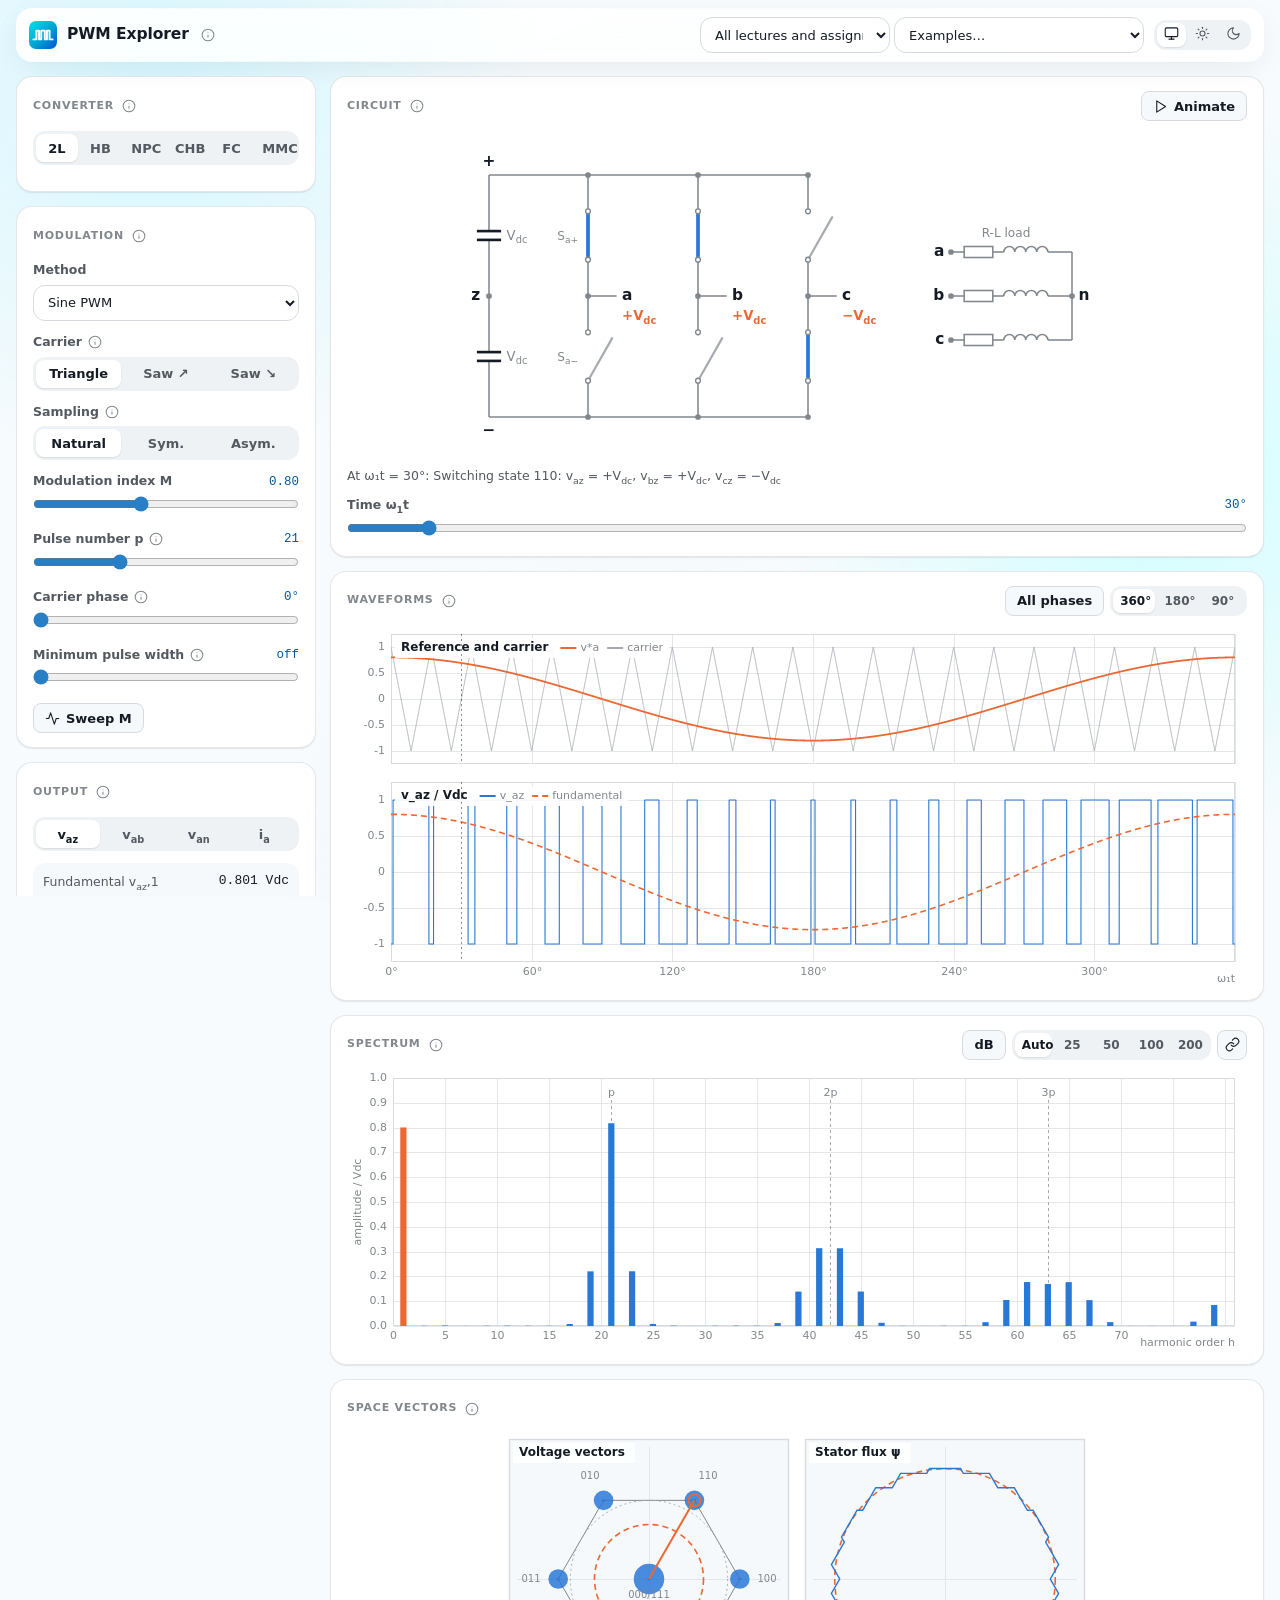
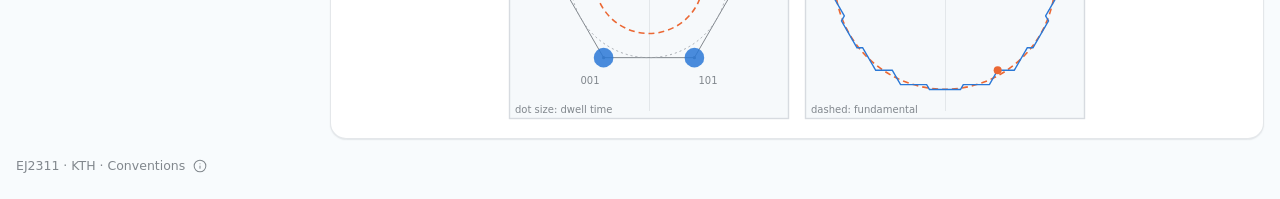
<file: index.html>
<!doctype html>
<html lang="en">
<head>
<script>
(function () {
  var t = null; try { t = localStorage.getItem('atlas-theme'); } catch (e) {}
  if (t === 'light' || t === 'dark') document.documentElement.setAttribute('data-theme', t);
})();
</script>
<meta charset="utf-8">
<meta name="viewport" content="width=device-width, initial-scale=1">
<title>PWM Explorer</title>
<meta name="description" content="Interactive PWM explorer for EJ2311 (KTH): two-level, H-bridge, NPC, cascaded H-bridge and flying capacitor converters with carrier PWM, SVM, DPWM, six-step and harmonic elimination.">
<link rel="icon" href="[data-uri]">
<style>
/* PWM Explorer, Atlas style. Every colour comes from a token so the three themes work. */
:root {
  --atlas-cyan: #04deef; --atlas-teal: #02a2d0; --atlas-blue: #0051d4; --atlas-deep: #001a3a;
  --accent-h: 248; --accent-c: .135; --aura-h: 248; --aura-k: 1;
  --glass-blur-2: 18px; --glass-blur-3: 28px; --glass-saturation: 1.8;
  --ease: cubic-bezier(.22,.61,.36,1); --ease-out: cubic-bezier(.16,1,.3,1); --spring: cubic-bezier(.34,1.56,.64,1);
  --r-1: 8px; --r-2: 12px; --r-3: 16px; --r-4: 22px; --r-pill: 999px;
  --font-sans: -apple-system, BlinkMacSystemFont, "Inter", "Segoe UI", system-ui, sans-serif;
  --font-mono: ui-monospace, "SF Mono", Menlo, Consolas, monospace;

  color-scheme: light;
  --bg: oklch(98.6% .004 240);
  --surface: oklch(100% 0 0); --surface-2: oklch(98% .004 240); --surface-3: oklch(96% .006 240);
  --glass-2: oklch(100% 0 0 / .68); --glass-3: oklch(100% 0 0 / .82);
  --glass-edge-top: oklch(100% 0 0 / .90); --glass-edge-bottom: oklch(100% 0 0 / .25);
  --glass-inner-light: oklch(100% 0 0 / .60); --glass-body-shadow: oklch(25% .03 255 / .10);
  --border: oklch(92% .006 250 / .9); --border-2: oklch(89% .008 250); --border-strong: oklch(84% .01 250);
  --text: oklch(22% .02 255); --text-2: oklch(46% .014 255); --text-3: oklch(62% .012 255); --text-faint: oklch(74% .01 255);
  --accent: oklch(58% var(--accent-c) var(--accent-h)); --accent-soft: oklch(95% .04 var(--accent-h));
  --accent-text: oklch(45% var(--accent-c) var(--accent-h)); --ring: oklch(58% var(--accent-c) var(--accent-h) / .35);
  --warn-soft: oklch(95% .06 75); --warn-ink: oklch(48% .12 70);
  --series-1: #2a78d6; --series-2: #eb6834; --series-3: #1baf7a; --series-4: #eda100;
  --series-5: #e87ba4; --series-6: #008300; --series-7: #4a3aa7; --series-8: #e34948;
  --sh-1: 0 1px 2px oklch(25% .03 255 / .06), 0 1px 1px oklch(25% .03 255 / .04);
  --sh-2: 0 4px 16px oklch(25% .03 255 / .08), 0 1px 3px oklch(25% .03 255 / .05);
  --aura-opacity: .62;
  --aura-1: oklch(95% calc(.09 * var(--aura-k)) var(--aura-h));
  --aura-2: oklch(96% calc(.075 * var(--aura-k)) calc(var(--aura-h) - 32));
  --aura-3: oklch(96% calc(.08 * var(--aura-k)) calc(var(--aura-h) + 30));
}
@media (prefers-color-scheme: dark) {
  :root:not([data-theme="light"]) {
    color-scheme: dark;
    --bg: oklch(15% .012 260);
    --surface: oklch(20% .016 260); --surface-2: oklch(23% .016 260); --surface-3: oklch(26% .018 260);
    --glass-2: oklch(23% .016 260 / .62); --glass-3: oklch(22% .016 260 / .78);
    --glass-edge-top: oklch(100% .02 255 / .28); --glass-edge-bottom: oklch(100% .02 255 / .06);
    --glass-inner-light: oklch(100% .02 255 / .12); --glass-body-shadow: oklch(0% 0 0 / .50);
    --border: oklch(100% 0 0 / .08); --border-2: oklch(100% 0 0 / .12); --border-strong: oklch(100% 0 0 / .18);
    --text: oklch(95% .008 250); --text-2: oklch(74% .012 255); --text-3: oklch(60% .012 255); --text-faint: oklch(48% .012 255);
    --accent: oklch(72% calc(var(--accent-c) * 1.05) var(--accent-h)); --accent-soft: oklch(30% .05 var(--accent-h) / .5);
    --accent-text: oklch(80% var(--accent-c) var(--accent-h)); --ring: oklch(72% var(--accent-c) var(--accent-h) / .4);
    --warn-soft: oklch(34% .06 75 / .5); --warn-ink: oklch(86% .11 75);
    --series-1: #6fa8f0; --series-2: #ff9163; --series-3: #4fd3a0; --series-4: #f5c451;
    --series-5: #f5a3c1; --series-6: #5cc45c; --series-7: #9b8ce8; --series-8: #ff7f7e;
    --sh-1: 0 1px 2px oklch(0% 0 0 / .30); --sh-2: 0 4px 16px oklch(0% 0 0 / .40), 0 1px 3px oklch(0% 0 0 / .30);
    --aura-opacity: .5;
    --aura-1: oklch(38% calc(.11 * var(--aura-k)) var(--aura-h));
    --aura-2: oklch(34% calc(.09 * var(--aura-k)) calc(var(--aura-h) - 32));
    --aura-3: oklch(36% calc(.10 * var(--aura-k)) calc(var(--aura-h) + 30));
  }
}
:root[data-theme="dark"] {
  color-scheme: dark;
  --bg: oklch(15% .012 260);
  --surface: oklch(20% .016 260); --surface-2: oklch(23% .016 260); --surface-3: oklch(26% .018 260);
  --glass-2: oklch(23% .016 260 / .62); --glass-3: oklch(22% .016 260 / .78);
  --glass-edge-top: oklch(100% .02 255 / .28); --glass-edge-bottom: oklch(100% .02 255 / .06);
  --glass-inner-light: oklch(100% .02 255 / .12); --glass-body-shadow: oklch(0% 0 0 / .50);
  --border: oklch(100% 0 0 / .08); --border-2: oklch(100% 0 0 / .12); --border-strong: oklch(100% 0 0 / .18);
  --text: oklch(95% .008 250); --text-2: oklch(74% .012 255); --text-3: oklch(60% .012 255); --text-faint: oklch(48% .012 255);
  --accent: oklch(72% calc(var(--accent-c) * 1.05) var(--accent-h)); --accent-soft: oklch(30% .05 var(--accent-h) / .5);
  --accent-text: oklch(80% var(--accent-c) var(--accent-h)); --ring: oklch(72% var(--accent-c) var(--accent-h) / .4);
  --warn-soft: oklch(34% .06 75 / .5); --warn-ink: oklch(86% .11 75);
  --series-1: #6fa8f0; --series-2: #ff9163; --series-3: #4fd3a0; --series-4: #f5c451;
  --series-5: #f5a3c1; --series-6: #5cc45c; --series-7: #9b8ce8; --series-8: #ff7f7e;
  --sh-1: 0 1px 2px oklch(0% 0 0 / .30); --sh-2: 0 4px 16px oklch(0% 0 0 / .40), 0 1px 3px oklch(0% 0 0 / .30);
  --aura-opacity: .5;
  --aura-1: oklch(38% calc(.11 * var(--aura-k)) var(--aura-h));
  --aura-2: oklch(34% calc(.09 * var(--aura-k)) calc(var(--aura-h) - 32));
  --aura-3: oklch(36% calc(.10 * var(--aura-k)) calc(var(--aura-h) + 30));
}

/* ---------- base ---------- */
* { box-sizing: border-box; }
html { -webkit-text-size-adjust: 100%; }
body { margin: 0; background: var(--bg); color: var(--text); font: 14px/1.5 var(--font-sans); min-height: 100vh; }
[hidden] { display: none !important; }
:focus-visible { outline: 2px solid var(--ring); outline-offset: 2px; }
a { color: var(--accent-text); }
svg.i { width: 15px; height: 15px; flex: none; fill: none; stroke: currentColor; stroke-width: 1.75; stroke-linecap: round; stroke-linejoin: round; }
sub { font-size: 75%; line-height: 0; }

/* aura */
.aura { position: fixed; inset: 0; z-index: -1; pointer-events: none; opacity: var(--aura-opacity); overflow: hidden; }
.aura b { position: absolute; width: 60vmax; height: 60vmax; border-radius: 50%; filter: blur(10px); }
.aura b:nth-child(1) { left: -18vmax; top: -22vmax; background: radial-gradient(closest-side, var(--aura-1), transparent); animation: drift1 26s var(--ease) infinite alternate; }
.aura b:nth-child(2) { right: -20vmax; top: 10vh; background: radial-gradient(closest-side, var(--aura-2), transparent); animation: drift2 33s var(--ease) infinite alternate; }
.aura b:nth-child(3) { left: 20vw; bottom: -30vmax; background: radial-gradient(closest-side, var(--aura-3), transparent); animation: drift3 29s var(--ease) infinite alternate; }
@keyframes drift1 { to { transform: translate3d(8vw, 6vh, 0) scale(1.12); } }
@keyframes drift2 { to { transform: translate3d(-10vw, 8vh, 0) scale(.92); } }
@keyframes drift3 { to { transform: translate3d(6vw, -8vh, 0) scale(1.08); } }

/* glass: top bar and tooltip only */
.glass {
  background-image: linear-gradient(var(--glass-2), var(--glass-2)),
    linear-gradient(160deg, var(--glass-edge-top), var(--glass-edge-bottom) 55%, var(--glass-edge-top));
  background-origin: border-box; background-clip: padding-box, border-box; border: 1px solid transparent;
  backdrop-filter: blur(var(--glass-blur-2)) saturate(var(--glass-saturation));
  -webkit-backdrop-filter: blur(var(--glass-blur-2)) saturate(var(--glass-saturation));
  box-shadow: inset 0 1px 0 0 var(--glass-inner-light), 0 8px 32px -8px var(--glass-body-shadow);
}

/* ---------- top bar ---------- */
.topbar {
  position: sticky; top: 8px; z-index: 20; margin: 8px 16px 0; min-height: 52px; padding: 8px 12px;
  border-radius: var(--r-3); display: flex; align-items: center; gap: 10px; flex-wrap: wrap;
}
.topbar .logo { width: 28px; height: 28px; flex: none; display: block; }
.topbar h1 { margin: 0; font-size: 15.5px; font-weight: 620; letter-spacing: -.005em; white-space: nowrap; }
.topbar .spacer { flex: 1; }
.topbar .ex { display: flex; align-items: center; gap: 4px; min-width: 0; }
.topbar .ex select { width: 250px; max-width: 100%; }
.topbar .ex select.src { width: 190px; }
@media (max-width: 640px) {
  .topbar .ex { order: 3; flex-basis: 100%; }
  .topbar .ex select { flex: 1; width: auto; min-width: 0; }
  .topbar .ex select.src { flex: 0 1 42%; }
}

/* ---------- layout ---------- */
.layout { display: grid; grid-template-columns: 300px minmax(0, 1fr); gap: 14px; max-width: 1280px; margin: 0 auto; padding: 14px 16px; align-items: start; }
.layout > * { min-width: 0; }
.side { position: sticky; top: 72px; max-height: calc(100vh - 80px); overflow-y: auto; display: grid; gap: 14px; padding-bottom: 2px; scrollbar-width: thin; }
.main { display: grid; gap: 14px; }
.main > *, .side > * { min-width: 0; }
@media (max-width: 880px) {
  .layout { grid-template-columns: minmax(0, 1fr); }
  .side { position: static; max-height: none; overflow: visible; }
}
.foot { max-width: 1280px; margin: 0 auto; padding: 4px 16px 24px; color: var(--text-3); font-size: 12.5px; display: flex; align-items: center; gap: 6px; flex-wrap: wrap; }

/* ---------- cards ---------- */
.card { padding: 14px 16px; border-radius: var(--r-3); background: var(--surface); border: 1px solid var(--border); box-shadow: var(--sh-1); }
.card-h { display: flex; align-items: center; gap: 6px; margin: 0 0 10px; min-height: 30px; }
.card-h h2 { margin: 0; font-size: 11px; font-weight: 640; letter-spacing: .07em; text-transform: uppercase; color: var(--text-3); }
.card-h .tools { margin-left: auto; display: flex; align-items: center; gap: 6px; flex-wrap: wrap; justify-content: flex-end; }

/* rows */
.ctl { margin-bottom: 12px; }
.ctl:last-child { margin-bottom: 0; }
.lbl { display: flex; align-items: center; gap: 4px; margin-bottom: 5px; font-size: 12.5px; font-weight: 560; color: var(--text-2); }
.lbl output { margin-left: auto; font: 12.5px var(--font-mono); color: var(--accent-text); font-variant-numeric: tabular-nums; white-space: nowrap; }
input[type="range"] { width: 100%; margin: 0; accent-color: var(--accent); }

select {
  height: 36px; width: 100%; padding: 0 10px; font: 13px var(--font-sans); color: var(--text);
  background: var(--surface); border: 1px solid var(--border-2); border-radius: var(--r-2);
}
select:focus { outline: none; border-color: var(--accent); box-shadow: 0 0 0 3px var(--ring); }

/* segmented control */
.seg { display: flex; gap: 2px; padding: 3px; border-radius: var(--r-2); background: var(--surface-3); }
.seg > button {
  flex: 1; min-width: 0; height: 28px; padding: 0 8px; border: 0; border-radius: var(--r-1); background: transparent;
  color: var(--text-2); font: 560 13px var(--font-sans); cursor: pointer; white-space: nowrap;
  transition: background .15s var(--ease), color .15s var(--ease);
}
.seg > button span { pointer-events: none; }
.seg > button:hover { color: var(--text); }
.seg > button.on { background: var(--surface); color: var(--text); box-shadow: var(--sh-1); }
.seg.sm > button { height: 24px; font-size: 12px; padding: 0 7px; }

/* buttons */
.btn {
  display: inline-flex; align-items: center; justify-content: center; gap: 6px; height: 30px; padding: 0 11px;
  border-radius: var(--r-1); border: 1px solid var(--border-2); background: var(--surface-2); color: var(--text);
  font: 560 13px var(--font-sans); cursor: pointer; white-space: nowrap; transition: transform .12s var(--spring), background .15s var(--ease);
}
.btn:hover { border-color: var(--border-strong); }
.btn:active { transform: scale(.975); }
.btn[aria-pressed="true"] { background: var(--accent-soft); color: var(--accent-text); border-color: transparent; }
.btn.icon { width: 30px; padding: 0; }

/* (i) button and tooltip */
.tip {
  display: inline-grid; place-items: center; width: 18px; height: 18px; padding: 0; border: 0; border-radius: 50%;
  background: transparent; color: var(--text-3); cursor: help; flex: none;
}
.tip svg.i { width: 14px; height: 14px; }
.tip:hover, .tip[aria-expanded="true"] { background: var(--accent-soft); color: var(--accent-text); }
#tipBubble {
  position: fixed; z-index: 50; max-width: min(440px, 100vw - 24px); padding: 10px 12px; border-radius: var(--r-2);
  font-size: 12.5px; line-height: 1.55; color: var(--text); box-shadow: var(--sh-2), inset 0 1px 0 0 var(--glass-inner-light);
  background-image: linear-gradient(var(--glass-3), var(--glass-3)),
    linear-gradient(160deg, var(--glass-edge-top), var(--glass-edge-bottom) 55%, var(--glass-edge-top));
}
#tipBubble b { font-weight: 640; }
#tipBubble p { margin: 0 0 .5em; }
#tipBubble p:last-child { margin: 0; }

/* warning badge */
.warn { display: inline-flex; align-items: center; gap: 6px; margin-top: 10px; padding: 4px 10px; border-radius: var(--r-pill);
  background: var(--warn-soft); color: var(--warn-ink); font-size: 12.5px; font-weight: 560; }
.warn:empty { display: none; }

/* measurement list */
.readout { margin: 10px 0 0; padding: 4px 10px; border-radius: var(--r-2); background: var(--surface-2); }
.readout > div { display: flex; flex-wrap: wrap; justify-content: space-between; gap: 2px 10px; padding: 6px 0; border-top: 1px solid var(--border); }
.readout > div:first-child { border-top: 0; }
.readout dt { font-size: 12.5px; color: var(--text-2); }
.readout dd { margin: 0 0 0 auto; font: 13px var(--font-mono); font-variant-numeric: tabular-nums; text-align: right; }

/* plots */
canvas.plot { display: block; width: 100%; touch-action: pan-y; }
#timeCanvas { height: 360px; cursor: col-resize; }
#specCanvas { height: 280px; cursor: crosshair; }
#svCanvas { height: 290px; }
@media (max-width: 520px) { #svCanvas { height: 200px; } #timeCanvas { height: 320px; } }

/* circuit */
.circuit { overflow-x: auto; }
.circuit svg { display: block; width: 100%; height: auto; max-height: 330px; margin: 0 auto; }
@media (max-width: 600px) { .circuit svg { min-width: 540px; max-height: none; } }
.status { margin: 6px 0 10px; font-size: 12.5px; color: var(--text-2); }
.sch-w { stroke: var(--text-3); stroke-width: 1.4; fill: none; }
.sch-p { stroke: var(--text); stroke-width: 2.4; }
.sch-on { stroke: var(--series-1); stroke-width: 3.4; stroke-linecap: round; }
.sch-off { stroke: var(--text-faint); stroke-width: 2; stroke-linecap: round; }
.sch-c { fill: var(--surface); stroke: var(--text-3); stroke-width: 1.2; }
.sch-dot, .sch-d { fill: var(--text-3); }
.sch-r { fill: var(--surface); stroke: var(--text-3); stroke-width: 1.4; }
.sch-t { fill: var(--text-3); font: 12px var(--font-sans); }
.sch-s { fill: var(--text-3); font: 11px var(--font-sans); }
.sch-l { fill: var(--text); font: 600 14px var(--font-sans); }
.sch-v { fill: var(--series-2); font: 600 12px var(--font-sans); }
.sch-sub { font-size: 75%; }

@media (prefers-reduced-motion: reduce) { .aura b { animation: none; } * { transition: none !important; } }
@media (prefers-reduced-transparency: reduce) {
  .aura { display: none; }
  .glass, #tipBubble { background: var(--surface); background-image: none; border: 1px solid var(--border); backdrop-filter: none; -webkit-backdrop-filter: none; }
}
.circuit svg.tall { max-height: 460px; }
.sch-sm { fill: var(--surface); stroke: var(--text-3); stroke-width: 1.2; }
.sch-sm.on { fill: var(--series-1); stroke: var(--series-1); }
</style>
</head>
<body>
<div class="aura" aria-hidden="true"><b></b><b></b><b></b></div>

<header class="topbar glass">
  <img class="logo" src="[data-uri]" alt="">
  <h1>PWM Explorer</h1>
  <button class="tip" aria-label="About this page" data-tip="<p><b>PWM Explorer</b> for EJ2311 <i>Modulation of Power Electronic Converters</i>, KTH.</p><p>Pick an example, or choose a converter and a modulation method yourself. The circuit, the waveforms, the harmonic spectrum and the space vectors update together.</p><p>One fundamental period is computed at 16 384 points, so the FFT bins are exactly the harmonic orders. Every setting is kept in the address, so a copied link reopens the same case.</p>"></button>
  <span class="spacer"></span>
  <div class="ex">
    <label for="exSrc" hidden>Lecture or assignment</label>
    <select id="exSrc" class="src"><option value="">All lectures and assignments</option></select>
    <label for="example" hidden>Example</label>
    <select id="example"><option value="">Examples…</option></select>
    <button class="tip" id="exTip" aria-label="About this example" hidden></button>
  </div>
  <div class="seg sm" id="themeSeg" aria-label="Theme"></div>
</header>

<div class="layout">
  <aside class="side">
    <section class="card" aria-labelledby="h-conv">
      <div class="card-h"><h2 id="h-conv">Converter</h2><button class="tip" id="topoTip" aria-label="About this converter"></button></div>
      <div class="ctl">
        <select id="topo" hidden>
          <option value="2l" data-short="2L" title="Three-phase, two-level">Three-phase, two-level</option>
          <option value="hb" data-short="HB" title="Single-phase H-bridge">Single-phase H-bridge</option>
          <option value="npc" data-short="NPC" title="Three-phase, three-level NPC">Three-level NPC</option>
          <option value="chb" data-short="CHB" title="Three-phase cascaded H-bridge">Cascaded H-bridge</option>
          <option value="fc" data-short="FC" title="Three-phase flying capacitor">Flying capacitor</option>
          <option value="mmc" data-short="MMC" title="Three-phase modular multilevel converter">Modular multilevel converter</option>
        </select>
        <div class="seg" data-select="topo" aria-label="Topology"></div>
      </div>
      <div class="ctl" data-topo="chb">
        <div class="lbl">Cells per phase</div>
        <select id="cells" hidden>
          <option value="1" data-short="1 · 3 lvl">1 cell, 3 levels</option>
          <option value="2" data-short="2 · 5 lvl" selected>2 cells, 5 levels</option>
          <option value="3" data-short="3 · 7 lvl">3 cells, 7 levels</option>
        </select>
        <div class="seg" data-select="cells"></div>
      </div>
      <div class="ctl" data-topo="fc">
        <div class="lbl">Switch pairs per leg</div>
        <select id="fcn" hidden>
          <option value="2" data-short="2 · 3 lvl" selected>2 pairs, 1 flying capacitor, 3 levels</option>
          <option value="3" data-short="3 · 4 lvl">3 pairs, 2 flying capacitors, 4 levels</option>
        </select>
        <div class="seg" data-select="fcn"></div>
      </div>
      <div class="ctl" data-topo="mmc">
        <div class="lbl">Submodules per arm</div>
        <select id="smn" hidden>
          <option value="2">2</option><option value="4" selected>4</option><option value="6">6</option><option value="8">8</option>
        </select>
        <div class="seg" data-select="smn"></div>
      </div>
      <div class="ctl" data-topo="mmc">
        <div class="lbl">Arm modulation <button class="tip" data-tip="<p><b>NLM</b>, nearest level modulation: each arm inserts the whole number of submodules closest to N(1 ∓ v*)/2. No carrier; N + 1 levels.</p><p><b>PS, N + 1</b>: one phase-shifted carrier per submodule, lower arm complementary to the upper; N + 1 levels, first harmonic group at Np.</p><p><b>PS, 2N + 1</b>: lower-arm carriers shifted a further 180°/N; 2N + 1 levels, first harmonic group at 2Np.</p>"></button></div>
        <select id="mmcmod" hidden>
          <option value="nlm" data-short="NLM">Nearest level</option>
          <option value="ps1" data-short="PS · N+1" selected>Phase-shifted, N + 1 levels</option>
          <option value="ps2" data-short="PS · 2N+1">Phase-shifted, 2N + 1 levels</option>
        </select>
        <div class="seg" data-select="mmcmod"></div>
      </div>
      <div class="ctl" data-topo="npc chb" data-for="spwm thi svm">
        <div class="lbl">Carriers <button class="tip" data-tip="<p><b>PS</b>, phase-shifted: one full-range carrier per cell, shifted by 180°/N.</p><p><b>PD</b>, phase disposition: level-shifted carriers, all in phase.</p><p><b>POD</b>: carriers above zero in antiphase with those below.</p><p><b>APOD</b>: adjacent carriers alternate in phase.</p>"></button></div>
        <select id="arr" hidden>
          <option value="ps" data-short="PS">Phase-shifted</option>
          <option value="pd" data-short="PD" selected>Phase disposition</option>
          <option value="pod" data-short="POD">Phase opposition disposition</option>
          <option value="apod" data-short="APOD">Alternative phase opposition</option>
        </select>
        <div class="seg" data-select="arr"></div>
      </div>
      <div class="ctl" data-topo="hb">
        <div class="lbl">Switching <button class="tip" data-tip="<p><b>Bipolar</b>: leg b is the inverse of leg a, so v<sub>ab</sub> has two levels, ±2V<sub>dc</sub>.</p><p><b>Unipolar</b>: leg b compares −v* with the same carrier, giving three levels and the first harmonic group at 2p.</p>"></button></div>
        <select id="hbmod" hidden>
          <option value="bip" data-short="Bipolar">Bipolar</option>
          <option value="uni" data-short="Unipolar" selected>Unipolar</option>
        </select>
        <div class="seg" data-select="hbmod"></div>
      </div>
    </section>

    <section class="card" aria-labelledby="h-strat">
      <div class="card-h"><h2 id="h-strat">Modulation</h2><button class="tip" id="stratTip" aria-label="About this method"></button></div>
      <div class="ctl">
        <label class="lbl" for="strat">Method</label>
        <select id="strat">
          <optgroup label="Carrier-based">
            <option value="spwm">Sine PWM</option>
            <option value="thi">Sine PWM + 1/6 third harmonic</option>
            <option value="svm">SVM (min–max zero sequence)</option>
            <option value="dpwm1">Discontinuous PWM (DPWM1)</option>
          </optgroup>
          <optgroup label="Programmed">
            <option value="sixstep">Six-step</option>
            <option value="she">Selective harmonic elimination</option>
          </optgroup>
          <optgroup label="Closed loop">
            <option value="dtc">Direct torque control (PMSM)</option>
          </optgroup>
        </select>
      </div>
      <div class="ctl" data-for="spwm thi svm dpwm1" data-topo="2l hb">
        <div class="lbl">Carrier <button class="tip" data-tip="<p><b>Triangle</b>: both pulse edges are modulated (double-edge).</p><p><b>Sawtooth</b>: only one edge is modulated (single-edge); rising modulates the trailing edge, falling the leading edge.</p>"></button></div>
        <select id="carrier" hidden>
          <option value="tri" data-short="Triangle">Triangle</option>
          <option value="sawr" data-short="Saw ↗">Sawtooth, rising</option>
          <option value="sawf" data-short="Saw ↘">Sawtooth, falling</option>
        </select>
        <div class="seg" data-select="carrier"></div>
      </div>
      <div class="ctl" data-for="spwm thi svm dpwm1" data-topo="2l hb">
        <div class="lbl">Sampling <button class="tip" data-tip="<p><b>Natural</b>: the continuous reference is compared with the carrier.</p><p><b>Symmetrical</b> regular: sampled once per carrier period and held.</p><p><b>Asymmetrical</b> regular: sampled at both carrier peaks, as in the lab converter.</p>"></button></div>
        <select id="samp" hidden>
          <option value="nat" data-short="Natural">Natural</option>
          <option value="sym" data-short="Sym.">Regular, symmetrical</option>
          <option value="asym" data-short="Asym.">Regular, asymmetrical</option>
        </select>
        <div class="seg" data-select="samp"></div>
      </div>
      <div class="ctl" data-for="she">
        <div class="lbl">Angles per quarter period <button class="tip" data-tip="N angles set the fundamental and remove the first N − 1 non-triplen harmonics: 3 angles remove 5 and 7, 5 angles add 11 and 13, 7 angles reach the 19th."></button></div>
        <select id="nshe" hidden>
          <option value="1">1</option><option value="3">3</option><option value="5" selected>5</option><option value="7">7</option>
        </select>
        <div class="seg" data-select="nshe"></div>
      </div>
      <div class="ctl" data-for="spwm thi svm dpwm1 she">
        <label class="lbl" for="M">Modulation index M <output id="M-out"></output></label>
        <input type="range" id="M" min="0" max="2" step="0.01" value="0.8">
      </div>
      <div class="ctl" id="p-ctl" data-for="spwm thi svm dpwm1">
        <label class="lbl" for="p">Pulse number p <button class="tip" data-tip="p = f<sub>c</sub>/f<sub>1</sub>: carrier frequency in multiples of the fundamental."></button><output id="p-out"></output></label>
        <input type="range" id="p" min="3" max="60" step="1" value="21">
      </div>
      <div class="ctl" data-for="spwm thi svm dpwm1" data-topo="2l hb">
        <label class="lbl" for="cph">Carrier phase <button class="tip" data-tip="Shifts the carrier against the reference, in degrees of one carrier period. With a sawtooth carrier and a low p the fundamental depends on this phase (assignment 2, part c)."></button><output id="cph-out"></output></label>
        <input type="range" id="cph" min="0" max="359" step="1" value="0">
      </div>
      <div class="ctl" data-for="spwm thi svm dpwm1" data-topo="2l hb">
        <label class="lbl" for="tmin">Minimum pulse width <button class="tip" data-tip="Pulses shorter than this are cancelled, as when dead time limits the shortest pulse. Given in µs at f<sub>1</sub> = 50 Hz (assignment 2, part j). 0 = no limit."></button><output id="tmin-out"></output></label>
        <input type="range" id="tmin" min="0" max="300" step="5" value="0">
      </div>
      <div class="ctl" data-for="dtc">
        <div class="lbl">Torque reference</div>
        <select id="tstep" hidden>
          <option value="const" data-short="Constant" selected>Constant</option>
          <option value="step" data-short="Step 100 → T*">Step from 100 Nm to T* halfway</option>
        </select>
        <div class="seg" data-select="tstep"></div>
      </div>
      <div class="ctl" data-for="dtc">
        <label class="lbl" for="tq">T* <output id="tq-out"></output></label>
        <input type="range" id="tq" min="0" max="600" step="10" value="300">
      </div>
      <div class="ctl" data-for="dtc">
        <label class="lbl" for="dtb">Torque band ΔT <output id="dtb-out"></output></label>
        <input type="range" id="dtb" min="2" max="120" step="1" value="20">
      </div>
      <div class="ctl" data-for="dtc">
        <label class="lbl" for="psr">Flux reference ψ* <output id="psr-out"></output></label>
        <input type="range" id="psr" min="0.9" max="1.3" step="0.01" value="1.05">
      </div>
      <div class="ctl" data-for="dtc">
        <label class="lbl" for="dpb">Flux band Δψ <output id="dpb-out"></output></label>
        <input type="range" id="dpb" min="0.002" max="0.1" step="0.002" value="0.02">
      </div>
      <div class="ctl" data-for="dtc">
        <label class="lbl" for="rpm">Speed <output id="rpm-out"></output></label>
        <input type="range" id="rpm" min="100" max="2000" step="10" value="1000">
      </div>
      <div class="ctl" data-for="spwm thi svm dpwm1 she">
        <button type="button" class="btn" id="sweep" aria-pressed="false"></button>
      </div>
    </section>

    <section class="card" aria-labelledby="h-out">
      <div class="card-h"><h2 id="h-out">Output</h2><button class="tip" id="outTip" aria-label="About the output"></button></div>
      <div class="ctl">
        <select id="out" hidden>
          <option value="vaz" data-short="v<sub>az</sub>" title="Phase voltage to the dc midpoint z">vaz</option>
          <option value="vab" data-short="v<sub>ab</sub>" title="Line-to-line voltage (load voltage for the H-bridge)">vab</option>
          <option value="van" data-short="v<sub>an</sub>" title="Load phase voltage">van</option>
          <option value="ia" data-short="i<sub>a</sub>" title="Load current, R-L load">ia</option>
        </select>
        <div class="seg" data-select="out" aria-label="Output quantity"></div>
      </div>
      <div class="ctl" id="phi-ctl">
        <label class="lbl" for="phi"><span>Load angle φ<sub>1</sub></span> <output id="phi-out"></output></label>
        <input type="range" id="phi" min="0" max="89" step="1" value="70">
      </div>
      <dl class="readout" id="readout"></dl>
      <p class="warn" id="note" role="status"></p>
    </section>
  </aside>

  <main class="main">
    <section class="card" aria-labelledby="h-circ">
      <div class="card-h"><h2 id="h-circ">Circuit</h2>
        <button class="tip" data-tip="Ideal switches at the time cursor. Conducting switches are blue; the orange labels give each output level. Drag on the waveforms, use the slider or press Animate to move in time."></button>
        <div class="tools"><button type="button" class="btn" id="play" aria-pressed="false"></button></div>
      </div>
      <div id="circuit" class="circuit"></div>
      <p class="status" id="circuitStatus" aria-live="off"></p>
      <label class="lbl" for="cur"><span>Time ω<sub>1</sub>t</span> <output id="cur-out"></output></label>
      <input type="range" id="cur" min="0" max="359" step="0.5" value="30">
    </section>

    <section class="card" aria-labelledby="h-time">
      <div class="card-h"><h2 id="h-time">Waveforms</h2>
        <button class="tip" data-tip="One fundamental period. Top: references and carriers. Bottom: the switched output with its fundamental (dashed). The dotted line is the time cursor."></button>
        <div class="tools">
          <button type="button" class="btn" id="allph" aria-pressed="false" data-topo="2l npc chb fc mmc">All phases</button>
          <select id="view" hidden>
            <option value="360" data-short="360°" selected>0 – 360°</option>
            <option value="180" data-short="180°">0 – 180°</option>
            <option value="90" data-short="90°">0 – 90°</option>
          </select>
          <div class="seg sm" data-select="view" aria-label="Angle range"></div>
        </div>
      </div>
      <canvas class="plot" id="timeCanvas" role="img" aria-label="Carriers and references, and the switched output waveform"></canvas>
    </section>

    <section class="card" aria-labelledby="h-spec">
      <div class="card-h"><h2 id="h-spec">Spectrum</h2>
        <button class="tip" data-tip="Peak harmonic amplitudes of the selected output, per unit of V<sub>dc</sub>. Dashed lines mark the carrier multiples p, 2p, …; × marks harmonics removed by harmonic elimination. Hover a bar to read it."></button>
        <div class="tools">
          <button type="button" class="btn" id="scale" aria-pressed="false">dB</button>
          <select id="hmax" hidden>
            <option value="auto" data-short="Auto" selected>Auto range</option>
            <option value="25" data-short="25">h ≤ 25</option>
            <option value="50" data-short="50">h ≤ 50</option>
            <option value="100" data-short="100">h ≤ 100</option>
            <option value="200" data-short="200">h ≤ 200</option>
          </select>
          <div class="seg sm" data-select="hmax" aria-label="Highest harmonic"></div>
          <button type="button" class="btn icon" id="share" aria-label="Copy link to these settings" title="Copy link" data-icon="link"></button>
        </div>
      </div>
      <canvas class="plot" id="specCanvas" role="img" aria-label="Harmonic amplitudes versus harmonic order"></canvas>
    </section>

    <section class="card" aria-labelledby="h-sv" data-topo="2l npc chb fc mmc">
      <div class="card-h"><h2 id="h-sv">Space vectors</h2>
        <button class="tip" data-tip="<p><b>Left</b>: the vectors the converter can produce. Dot area is proportional to dwell time; the line is the vector at the time cursor.</p><p><b>Right</b>: stator flux ψ = ∫v<sub>αβ</sub> dt. Dashed circles show the fundamental.</p>"></button>
      </div>
      <canvas class="plot" id="svCanvas" role="img" aria-label="Voltage vectors used and stator flux trajectory in the alpha-beta plane"></canvas>
    </section>
  </main>
</div>

<footer class="foot">
  EJ2311 · KTH · Conventions
  <button class="tip" aria-label="Conventions" data-tip="<p>Units follow Holmes &amp; Lipo: the dc link is 2V<sub>dc</sub> with midpoint z, so every phase output lies between −V<sub>dc</sub> and +V<sub>dc</sub>, and M = 1 gives V<sub>1</sub> = V<sub>dc</sub> in v<sub>az</sub>. In the cascaded H-bridge each cell has V<sub>dc</sub>/N and z is the star point of the strings.</p><p>Harmonic amplitudes are peak values. WTHD0 = √(Σ<sub>n≥2</sub>(V<sub>n</sub>/n)²) divided by the fundamental at M = 1 (V<sub>dc</sub> for phase quantities, √3·V<sub>dc</sub> for three-phase line-to-line, 2V<sub>dc</sub> for the H-bridge); WTHD = WTHD0/M.</p><p>The R-L load impedance is 1 at the fundamental; the three-phase load is star-connected with an isolated neutral. Flux ψ is in per unit of V<sub>dc</sub>/ω<sub>1</sub>. Multilevel carriers are triangular with natural sampling; flying capacitor voltages are assumed constant.</p>"></button>
</footer>

<script>
/* Radix-2 in-place FFT, shared by the demos.
   const fft = new FFT(1024); fft.forward(re, im); fft.inverse(re, im); */
(function (global) {
  'use strict';

  function FFT(n) {
    if (n < 2 || (n & (n - 1)) !== 0) throw new Error('FFT size must be a power of two');
    this.n = n;
    this.cos = new Float64Array(n / 2);
    this.sin = new Float64Array(n / 2);
    for (let i = 0; i < n / 2; i++) {
      this.cos[i] = Math.cos((2 * Math.PI * i) / n);
      this.sin[i] = Math.sin((2 * Math.PI * i) / n);
    }
    this.rev = new Uint32Array(n);
    const bits = Math.log2(n);
    for (let i = 0; i < n; i++) {
      let r = 0;
      for (let b = 0; b < bits; b++) r |= ((i >>> b) & 1) << (bits - 1 - b);
      this.rev[i] = r >>> 0;
    }
  }

  FFT.prototype.forward = function (re, im) {
    const n = this.n, rev = this.rev, cos = this.cos, sin = this.sin;
    for (let i = 0; i < n; i++) {
      const j = rev[i];
      if (j > i) {
        let t = re[i]; re[i] = re[j]; re[j] = t;
        t = im[i]; im[i] = im[j]; im[j] = t;
      }
    }
    for (let size = 2; size <= n; size <<= 1) {
      const half = size >> 1, step = n / size;
      for (let start = 0; start < n; start += size) {
        for (let k = 0, tw = 0; k < half; k++, tw += step) {
          const a = start + k, b = a + half;
          const wr = cos[tw], wi = -sin[tw];
          const xr = re[b] * wr - im[b] * wi;
          const xi = re[b] * wi + im[b] * wr;
          re[b] = re[a] - xr; im[b] = im[a] - xi;
          re[a] += xr; im[a] += xi;
        }
      }
    }
  };

  FFT.prototype.inverse = function (re, im) {
    const n = this.n;
    this.forward(im, re); // swapping the roles of re/im conjugates the transform
    for (let i = 0; i < n; i++) { re[i] /= n; im[i] /= n; }
  };

  global.FFT = FFT;
})(window);
</script>
<script>
/* Example cases from the EJ2311 lectures, computer assignments and lab.
   Each item has tags naming where it comes from (PWM_SOURCES), so students can pick by lecture or assignment.
   cfg keys are explorer control ids; anything left out takes the explorer default. */
window.PWM_SOURCES = [
  { id: 'L1', label: 'Lecture 1', topic: 'Basics, harmonic distortion' },
  { id: 'L2', label: 'Lecture 2', topic: 'Carrier-based modulation, single-phase converters' },
  { id: 'L3', label: 'Lecture 3', topic: 'Three-phase PWM, zero vectors, harmonic elimination' },
  { id: 'L4', label: 'Lecture 4', topic: 'Tolerance band, direct torque control' },
  { id: 'L5', label: 'Lecture 5', topic: 'Multilevel modulation' },
  { id: 'PA', label: 'Pre-assignment', topic: 'FFT, WTHD0, sawtooth carrier' },
  { id: 'A2', label: 'Assignment 2', topic: 'Carrier PWM: phase leg, full bridge, three-phase' },
  { id: 'A3', label: 'Assignment 3', topic: 'Harmonic elimination, direct torque control' },
  { id: 'Lab', label: 'Laboratory exercise', topic: 'Three-phase SiC converter and induction machine' },
];
// links made before the assignments were renamed
window.PWM_SOURCE_ALIAS = { CA1: 'PA', CA2: 'A3' };
window.PWM_EXAMPLES = [
  {
    group: 'One phase leg',
    source: 'Lectures 1–2, computer assignment 1',
    items: [
      { id: 'sixstep', tags: ['L1'], title: 'Six-step square wave',
        text: 'Each leg is a square wave. v_az contains every odd harmonic with amplitude 4/(hπ)·Vdc. Switch the output to v_ab: the triplen harmonics cancel and only h = 6k ± 1 remain.',
        cfg: { topo: '2l', strat: 'sixstep', out: 'vaz', hmax: '50' } },
      { id: 'ca1-saw', tags: ['PA', 'L2'], title: 'Sawtooth carrier, M = 0.75, p = 11',
        text: 'Pre-assignment settings: single-edge modulation with M = 0.75 and p = 11. Every carrier multiple mp has sidebands on both sides, with amplitudes set by Bessel functions. Compare the bars with your analytical spectrum.',
        cfg: { topo: '2l', strat: 'spwm', carrier: 'sawr', samp: 'nat', M: 0.75, p: 11, out: 'vaz', hmax: '50' } },
      { id: 'tri-nat', tags: ['L2'], title: 'Triangle carrier, natural sampling',
        text: 'Double-edge modulation, p = 15, M = 0.8. Around odd carrier multiples (15, 45) only even-offset sidebands appear; around even multiples (30, 60) only odd-offset sidebands. There are no baseband harmonics.',
        cfg: { topo: '2l', strat: 'spwm', carrier: 'tri', samp: 'nat', M: 0.8, p: 15, out: 'vaz' } },
      { id: 'tri-sym', tags: ['L2'], title: 'Regular sampling, symmetrical',
        text: 'The reference is sampled once per carrier period and held. Small baseband harmonics appear and the sidebands change. Compare with natural sampling at the same M and p.',
        cfg: { topo: '2l', strat: 'spwm', carrier: 'tri', samp: 'sym', M: 0.8, p: 15, out: 'vaz' } },
      { id: 'tri-asym', tags: ['L2'], title: 'Regular sampling, asymmetrical',
        text: 'The reference is sampled at both carrier peaks, so each edge uses its own sample. Baseband harmonics are smaller than with symmetrical sampling. The lab converter uses this method.',
        cfg: { topo: '2l', strat: 'spwm', carrier: 'tri', samp: 'asym', M: 0.8, p: 15, out: 'vaz' } },
      { id: 'overmod', tags: ['L2'], title: 'Overmodulation',
        text: 'With M > 1 the reference leaves the carrier band and pulses are dropped near the peaks. Low-order harmonics 3, 5, 7 … appear and the fundamental grows more slowly than M. Press Sweep M to watch it happen.',
        cfg: { topo: '2l', strat: 'spwm', carrier: 'tri', samp: 'nat', M: 1.4, p: 21, out: 'vaz' } },
      { id: 'sixstep-vab', tags: ['L1'], title: 'Six-step, line-to-line voltage',
        text: 'The line-to-line voltage of six-step has no triplen harmonics; the rest fall as 1/h (THD ≈ 31 %). Its WTHD0 is a reference point for the PWM methods.',
        cfg: { topo: '2l', strat: 'sixstep', out: 'vab', hmax: '50' } },
      { id: 'saw-fall', tags: ['L2'], title: 'Falling sawtooth (leading edge)',
        text: 'A falling sawtooth modulates the leading edge instead of the trailing edge. The amplitude spectrum is the same as for the rising sawtooth; only the phases of the sidebands change.',
        cfg: { topo: '2l', strat: 'spwm', carrier: 'sawf', samp: 'nat', M: 0.75, p: 11, out: 'vaz', hmax: '50' } },
      { id: 'a2-a-saw', tags: ['A2'], title: 'Phase leg, sawtooth carrier (2.1 a)',
        text: 'Natural sampling, M = 0.4, p = 9 (variant 1). Single-edge modulation puts sidebands on both sides of every carrier multiple. Compare with the triangle carrier, and try the other variants: M = 0.5 … 0.9 with p = 10 … 14.',
        cfg: { topo: '2l', strat: 'spwm', carrier: 'sawr', samp: 'nat', M: 0.4, p: 9, out: 'vaz', hmax: '100' } },
      { id: 'a2-a-tri', tags: ['A2'], title: 'Phase leg, triangle carrier (2.1 a)',
        text: 'Same M and p with a triangle carrier. The sidebands are arranged differently (only even offsets around odd multiples of p), yet WTHD0 of the phase leg is almost the same as with the sawtooth: the large harmonic at h = p dominates both. The carrier matters more in the full bridge (2.2 e).',
        cfg: { topo: '2l', strat: 'spwm', carrier: 'tri', samp: 'nat', M: 0.4, p: 9, out: 'vaz', hmax: '100' } },
      { id: 'a2-c', tags: ['A2'], title: 'Carrier phase and the fundamental (2.1 c)',
        text: 'Sawtooth carrier with a low pulse number, p = 5 and M = 0.9. Drag Carrier phase and watch Ratio to linear value: the lower sidebands of the first carrier group fall on h = 1 and add to the fundamental with a phase that depends on the carrier position.',
        cfg: { topo: '2l', strat: 'spwm', carrier: 'sawr', samp: 'nat', M: 0.9, p: 5, out: 'vaz', hmax: '25' } },
      { id: 'a2-d-saw', tags: ['A2'], title: 'Symmetrical sampling, sawtooth (2.1 d)',
        text: 'Regular sampling with a sawtooth carrier: the reference is sampled once per carrier period and held, which adds baseband harmonics and a small phase delay. Compare WTHD0 with the triangle carrier at the same M and p.',
        cfg: { topo: '2l', strat: 'spwm', carrier: 'sawr', samp: 'sym', M: 0.8, p: 9, out: 'vaz', hmax: '50' } },
      { id: 'a2-d-tri', tags: ['A2'], title: 'Symmetrical sampling, triangle (2.1 d)',
        text: 'Regular sampling with a triangle carrier: the sample is taken at the carrier peak, so each pulse stays centred on its sample. WTHD0 is lower than with the sawtooth (about 10.4 % against 11.9 %).',
        cfg: { topo: '2l', strat: 'spwm', carrier: 'tri', samp: 'sym', M: 0.8, p: 9, out: 'vaz', hmax: '50' } },
    ],
  },
  {
    group: 'Single-phase H-bridge',
    source: 'Lecture 2',
    items: [
      { id: 'hb-bip', tags: ['L2'], title: 'Bipolar switching',
        text: 'Both legs switch together (v_bz = −v_az), so v_ab jumps between +2Vdc and −2Vdc. The spectrum is the single-leg spectrum doubled, with the first harmonic group around p.',
        cfg: { topo: 'hb', hbmod: 'bip', strat: 'spwm', carrier: 'tri', samp: 'nat', M: 0.8, p: 15, out: 'vab' } },
      { id: 'hb-uni', tags: ['L2'], title: 'Unipolar switching',
        text: 'Leg b compares −v* with the same carrier. In v_ab the groups around p, 3p, … cancel, the output has three levels and the first harmonic group moves to 2p. Show v_az to see that each leg still has them.',
        cfg: { topo: 'hb', hbmod: 'uni', strat: 'spwm', carrier: 'tri', samp: 'nat', M: 0.8, p: 15, out: 'vab' } },
      { id: 'a2-e-saw', tags: ['A2'], title: 'Full bridge, sawtooth carrier (2.2 e)',
        text: 'Full bridge with natural sampling, M = 0.4, p = 9. Amplitudes are normalised to Vdc here; the assignment asks for 2Vdc. With a sawtooth carrier the groups around odd multiples of p do not cancel in v_ab.',
        cfg: { topo: 'hb', hbmod: 'uni', strat: 'spwm', carrier: 'sawr', samp: 'nat', M: 0.4, p: 9, out: 'vab', hmax: '100' } },
      { id: 'a2-e-tri', tags: ['A2'], title: 'Full bridge, triangle carrier (2.2 e)',
        text: 'The same full bridge with a triangle carrier. The odd carrier groups cancel and the first harmonics move to 2p, which lowers WTHD0.',
        cfg: { topo: 'hb', hbmod: 'uni', strat: 'spwm', carrier: 'tri', samp: 'nat', M: 0.4, p: 9, out: 'vab', hmax: '100' } },
    ],
  },
  {
    group: 'Three-phase, two-level',
    source: 'Lecture 3, lab',
    items: [
      { id: 'line', tags: ['L3'], title: 'Line-to-line voltage',
        text: 'The carrier harmonics (h = p, 2p, …) and the sidebands whose offset is a multiple of 3 are the same in all three legs, so they cancel in v_ab. Switch between v_az and v_ab to compare.',
        cfg: { topo: '2l', strat: 'spwm', carrier: 'tri', samp: 'nat', M: 0.8, p: 15, out: 'vab' } },
      { id: 'thi', tags: ['L3'], title: 'Third-harmonic injection, M = 1.15',
        text: 'Adding −(M/6)·cos 3θ flattens the reference so it stays inside the carrier up to M = 2/√3 ≈ 1.155. The third harmonic is common mode and does not appear in v_ab.',
        cfg: { topo: '2l', strat: 'thi', carrier: 'tri', samp: 'nat', M: 1.15, p: 21, out: 'vab' } },
      { id: 'svm', tags: ['L3'], title: 'SVM (centred zero vectors), M = 1.15',
        text: 'The zero sequence −(max + min)/2 centres the zero vectors 000 and 111 in every half carrier period. Same linear range as third-harmonic injection, with slightly lower WTHD0.',
        cfg: { topo: '2l', strat: 'svm', carrier: 'tri', samp: 'nat', M: 1.15, p: 21, out: 'vab' } },
      { id: 'lab-thi9', tags: ['Lab'], title: 'Lab: +1/6 injection, M = 1.15, p = 9',
        text: 'The lab reference spectra compare third-harmonic injection and SVM at a low pulse number. The lab sheet gives WTHD0 = 5.11 %; the explorer gives 5.09 %. Compare with the SVM case.',
        cfg: { topo: '2l', strat: 'thi', carrier: 'tri', samp: 'asym', M: 1.15, p: 9, out: 'vab' } },
      { id: 'lab-svm9', tags: ['Lab'], title: 'Lab: SVM, M = 1.15, p = 9',
        text: 'Same M and p as the previous case with the SVM zero sequence. Centring the zero vectors lowers WTHD0: the lab sheet gives 4.94 %, the explorer 4.93 %.',
        cfg: { topo: '2l', strat: 'svm', carrier: 'tri', samp: 'asym', M: 1.15, p: 9, out: 'vab' } },
      { id: 'dpwm1', tags: ['L3'], title: 'Discontinuous PWM (DPWM1)',
        text: 'Each phase is clamped to a dc rail for 60° around its positive and negative peaks, so each leg switches only 2/3 as often. Compare the commutation count with sine PWM at the same p.',
        cfg: { topo: '2l', strat: 'dpwm1', carrier: 'tri', samp: 'sym', M: 1, p: 24, out: 'vab' } },
      { id: 'cur9', tags: ['Lab'], title: 'Phase current, p = 9 (lab 3.1)',
        text: 'The R-L load attenuates each voltage harmonic by about 1/h, so the current is much smoother than the voltage. At a low pulse number the ripple is still clearly visible.',
        cfg: { topo: '2l', strat: 'spwm', carrier: 'tri', samp: 'asym', M: 0.8, p: 9, out: 'ia' } },
      { id: 'cur39', tags: ['Lab'], title: 'Phase current, p = 39 (lab 3.1)',
        text: 'Same load as at p = 9. The harmonic groups move up to h ≈ 39 and 78, where the load impedance is high, so the current is almost sinusoidal.',
        cfg: { topo: '2l', strat: 'spwm', carrier: 'tri', samp: 'asym', M: 0.8, p: 39, out: 'ia' } },
      { id: 'flux-six', tags: ['Lab'], title: 'Stator flux, six-step (lab 3.4)',
        text: 'Only the six active vectors are used, each for 60°. The flux ψ = ∫v dt moves along a hexagon.',
        cfg: { topo: '2l', strat: 'sixstep', out: 'vab' } },
      { id: 'flux-pwm', tags: ['Lab'], title: 'Stator flux, PWM (lab 3.4)',
        text: 'Active vectors alternate with zero vectors, which stop the flux. The trajectory follows a circle with a small ripple.',
        cfg: { topo: '2l', strat: 'thi', carrier: 'tri', samp: 'asym', M: 0.8, p: 22, out: 'vab' } },
      { id: 'a2-g-spwm', tags: ['A2'], title: 'Three-phase, sine PWM (2.3 g)',
        text: 'Asymmetrical regular sampling, M = 0.8, p = 13 (variant 5), line-to-line voltage. Compare WTHD0 with third-harmonic injection and SVM at the same M and p.',
        cfg: { topo: '2l', strat: 'spwm', carrier: 'tri', samp: 'asym', M: 0.8, p: 13, out: 'vab', hmax: '100' } },
      { id: 'a2-g-thi', tags: ['A2'], title: 'Three-phase, +1/6 injection (2.3 g)',
        text: 'Same case with 1/6 third-harmonic injection. In the linear range the line-to-line fundamental is unchanged; the harmonics move between the sidebands.',
        cfg: { topo: '2l', strat: 'thi', carrier: 'tri', samp: 'asym', M: 0.8, p: 13, out: 'vab', hmax: '100' } },
      { id: 'a2-g-svm', tags: ['A2'], title: 'Three-phase, SVM (2.3 g)',
        text: 'Same case with space vector modulation (centred zero vectors). It usually gives the lowest WTHD0 of the three.',
        cfg: { topo: '2l', strat: 'svm', carrier: 'tri', samp: 'asym', M: 0.8, p: 13, out: 'vab', hmax: '100' } },
      { id: 'a2-j', tags: ['A2'], title: 'Minimum pulse width (2.3 j)',
        text: 'p = 21, asymmetrical sampling and +1/6 injection with pulses shorter than 0.1 ms cancelled (variant 1). Sweep M and watch Ratio to linear value: near the peaks whole pulses vanish, and the output jumps instead of following M.',
        cfg: { topo: '2l', strat: 'thi', carrier: 'tri', samp: 'asym', M: 1.1, p: 21, tmin: 100, out: 'vab' } },
      { id: 'lab-cur24', tags: ['Lab'], title: 'Phase current, p = 24 (lab 3.1)',
        text: 'Lab task 3.1, middle pulse number. Compare the current ripple with p = 9 and p = 39.',
        cfg: { topo: '2l', strat: 'spwm', carrier: 'tri', samp: 'asym', M: 0.8, p: 24, out: 'ia' } },
      { id: 'lab-spwm22', tags: ['Lab'], title: 'Sine PWM, p = 22 (lab 3.2)',
        text: 'Lab task 3.2 reference case: sine PWM with M = 0.8 and p = 22. Look at v_az and compare with third-harmonic injection.',
        cfg: { topo: '2l', strat: 'spwm', carrier: 'tri', samp: 'asym', M: 0.8, p: 22, out: 'vaz' } },
      { id: 'lab-thi22', tags: ['Lab'], title: '+1/6 injection, p = 22 (lab 3.2)',
        text: 'The phase-leg voltage v_az now contains a third harmonic of M/6. Switch to v_ab: it disappears, because it is common to all three phases.',
        cfg: { topo: '2l', strat: 'thi', carrier: 'tri', samp: 'asym', M: 0.8, p: 22, out: 'vaz' } },
      { id: 'lab-spwm-m1', tags: ['Lab'], title: 'Sine PWM, M = 1, p = 9 (lab 3.2)',
        text: 'Lab task 3.2: sine PWM at the edge of its linear range with a low pulse number. Compare with SVM at the same M and p.',
        cfg: { topo: '2l', strat: 'spwm', carrier: 'tri', samp: 'asym', M: 1, p: 9, out: 'vab' } },
      { id: 'lab-svm-m1', tags: ['Lab'], title: 'SVM, M = 1, p = 9 (lab 3.2)',
        text: 'SVM at the same M and p. The zero vectors are centred and the reference still has margin to the rails.',
        cfg: { topo: '2l', strat: 'svm', carrier: 'tri', samp: 'asym', M: 1, p: 9, out: 'vab' } },
      { id: 'lab-over', tags: ['Lab'], title: 'Overmodulation, p = 22 (lab 3.3)',
        text: 'Lab task 3.3: M from 1.15 up to 2.0. Press Sweep M and watch the low-order harmonics (5, 7, 11, 13) grow as pulses are dropped, until the pattern approaches six-step.',
        cfg: { topo: '2l', strat: 'spwm', carrier: 'tri', samp: 'asym', M: 1.5, p: 22, out: 'vab' } },
    ],
  },
  {
    group: 'Harmonic elimination',
    source: 'Lecture 3, computer assignment 2',
    items: [
      { id: 'she5', tags: ['A3', 'L3'], title: 'Two-level, 5 angles',
        text: 'Five switching angles per quarter period set the fundamental and remove the 5th, 7th, 11th and 13th harmonics. Triplens remain in v_az but cancel in v_ab. Sweep M to see the angles move.',
        cfg: { topo: '2l', strat: 'she', nshe: 5, M: 0.8, out: 'vaz', hmax: '50' } },
      { id: 'she7', tags: ['L3'], title: 'Two-level, 7 angles',
        text: 'Seven angles remove all non-triplen harmonics from the 5th to the 19th. In v_ab the first remaining harmonics are the 23rd and 25th.',
        cfg: { topo: '2l', strat: 'she', nshe: 7, M: 0.6, out: 'vab', hmax: '50' } },
      { id: 'she3l', tags: ['A3', 'L5'], title: 'Three-level, 5 angles',
        text: 'The phase voltage steps between 0 and ±Vdc only. At M = 0.5 the solver finds the angles given in the assignment hint (0.8114 … 1.4223 rad). Compare WTHD0 of v_ab with the two-level pattern at the same M.',
        cfg: { topo: 'npc', strat: 'she', nshe: 5, M: 0.5, out: 'vab', hmax: '50' } },
      { id: 'lab-she1', tags: ['Lab'], title: 'Harmonic elimination, 1 angle (lab 3.5)',
        text: 'Lab task 3.5 with one angle per quarter period: only the fundamental is set, nothing is eliminated. Step through 1, 3, 5 and 7 angles at M = 0.8.',
        cfg: { topo: '2l', strat: 'she', nshe: 1, M: 0.8, out: 'vab', hmax: '50' } },
      { id: 'lab-she3', tags: ['Lab'], title: 'Harmonic elimination, 3 angles (lab 3.5)',
        text: 'Three angles remove the 5th and 7th harmonics. The 11th and 13th become the largest.',
        cfg: { topo: '2l', strat: 'she', nshe: 3, M: 0.8, out: 'vab', hmax: '50' } },
      { id: 'lab-she7', tags: ['Lab'], title: 'Harmonic elimination, 7 angles (lab 3.5)',
        text: 'Seven angles remove every non-triplen harmonic up to the 19th, at the cost of more switchings per period.',
        cfg: { topo: '2l', strat: 'she', nshe: 7, M: 0.8, out: 'vab', hmax: '50' } },
    ],
  },
  {
    group: 'Multilevel',
    source: 'Lecture 5',
    items: [
      { id: 'ml2', tags: ['L5'], title: '2 levels, p = 11',
        text: 'Reference case for the level comparison in lecture 5: M = 0.9, carrier frequency 11·f1, line-to-line voltage.',
        cfg: { topo: '2l', strat: 'spwm', carrier: 'tri', samp: 'nat', M: 0.9, p: 11, out: 'vab' } },
      { id: 'ml3', tags: ['L5'], title: '3 levels (NPC), p = 11',
        text: 'Same carrier frequency, two level-shifted carriers. The steps are half as large and the harmonic amplitudes drop accordingly.',
        cfg: { topo: 'npc', arr: 'pd', strat: 'spwm', M: 0.9, p: 11, out: 'vab' } },
      { id: 'ml5', tags: ['L5'], title: '5 levels (cascaded H-bridge), p = 11',
        text: 'Two cells per phase, four level-shifted carriers in phase (PD). WTHD0 is about half the three-level value.',
        cfg: { topo: 'chb', cells: 2, arr: 'pd', strat: 'spwm', M: 0.9, p: 11, out: 'vab' } },
      { id: 'ml7', tags: ['L5'], title: '7 levels (cascaded H-bridge), p = 11',
        text: 'Three cells per phase; the voltage is close to a staircase sine wave. At this low carrier frequency the outer bands are crossed only briefly, so WTHD0 is no better than with five levels. Raise p and compare again.',
        cfg: { topo: 'chb', cells: 3, arr: 'pd', strat: 'spwm', M: 0.9, p: 11, out: 'vab' } },
      { id: 'pd', tags: ['L5'], title: 'Carrier disposition: PD',
        text: 'All carriers in phase. The phase voltage has a large harmonic exactly at h = p. It is common mode and cancels in v_ab, which is why PD gives the lowest line-to-line distortion.',
        cfg: { topo: 'chb', cells: 2, arr: 'pd', strat: 'spwm', M: 0.8, p: 10, out: 'vaz', hmax: '50' } },
      { id: 'pod', tags: ['L5'], title: 'Carrier disposition: POD',
        text: 'Carriers above zero are in antiphase with those below. The harmonic at h = p disappears, and its energy moves into sidebands that do not cancel between the phases.',
        cfg: { topo: 'chb', cells: 2, arr: 'pod', strat: 'spwm', M: 0.8, p: 10, out: 'vaz', hmax: '50' } },
      { id: 'apod', tags: ['L5'], title: 'Carrier disposition: APOD',
        text: 'Adjacent carriers alternate in phase. Compare its sideband pattern with PD and POD at the same M and p.',
        cfg: { topo: 'chb', cells: 2, arr: 'apod', strat: 'spwm', M: 0.8, p: 10, out: 'vaz', hmax: '50' } },
      { id: 'ps', tags: ['L5'], title: 'Phase-shifted carriers (PS)',
        text: 'Each cell has its own carrier, shifted by 180°/N. The cell harmonics cancel up to h = 2Np, here 40, and every cell switches equally often. Compare the cell commutation counts with PD.',
        cfg: { topo: 'chb', cells: 2, arr: 'ps', strat: 'spwm', M: 0.8, p: 10, out: 'vaz', hmax: '50' } },
      { id: 'fc3', tags: ['L5'], title: 'Flying capacitor, 3 levels',
        text: 'Two switch pairs per leg and one flying capacitor charged to Vdc. The pairs follow carriers 180° apart, so both switch equally often and the capacitor stays balanced on average. The first harmonic group of v_az is at 2p.',
        cfg: { topo: 'fc', fcn: 2, strat: 'spwm', M: 0.8, p: 10, out: 'vaz', hmax: '50' } },
      { id: 'fc4', tags: ['L5'], title: 'Flying capacitor, 4 levels',
        text: 'Three switch pairs with carriers 120° apart and two nested flying capacitors (4Vdc/3 and 2Vdc/3). The phase voltage has four levels and the first harmonic group moves to 3p = 30. Animate the circuit to see which pair switches at each step.',
        cfg: { topo: 'fc', fcn: 3, strat: 'spwm', M: 0.8, p: 10, out: 'vaz', hmax: '50' } },
      { id: 'mmc-nlm', tags: ['L5'], title: 'MMC, nearest level modulation',
        text: 'Eight submodules per arm. Each arm inserts the whole number of submodules closest to N(1 ∓ v*)/2, so v_az is a nine-level staircase with no carrier. Common in HVDC converters with many submodules. Animate the circuit to watch the arms exchange submodules.',
        cfg: { topo: 'mmc', smn: 8, mmcmod: 'nlm', strat: 'spwm', M: 0.9, out: 'vaz', hmax: '50' } },
      { id: 'mmc-ps1', tags: ['L5'], title: 'MMC, phase-shifted carriers, N + 1 levels',
        text: 'Four submodules per arm with carriers 90° apart; the lower arm is the complement of the upper. v_az has five levels and the first harmonic group sits at Np = 40.',
        cfg: { topo: 'mmc', smn: 4, mmcmod: 'ps1', strat: 'spwm', M: 0.8, p: 10, out: 'vaz' } },
      { id: 'mmc-ps2', tags: ['L5'], title: 'MMC, phase-shifted carriers, 2N + 1 levels',
        text: 'Same converter, but the lower-arm carriers are shifted a further 45°. The inserted count per leg then varies by one, the arm inductors take the difference, and v_az gets nine levels with the first harmonic group at 2Np = 80.',
        cfg: { topo: 'mmc', smn: 4, mmcmod: 'ps2', strat: 'spwm', M: 0.8, p: 10, out: 'vaz' } },
      { id: 'npc-pod', tags: ['L5'], title: '3-level NPC, POD carriers',
        text: 'For three levels POD and APOD are the same. Compare the phase-voltage spectrum with PD: the harmonic at h = p moves into sidebands.',
        cfg: { topo: 'npc', arr: 'pod', strat: 'spwm', M: 0.8, p: 15, out: 'vaz', hmax: '50' } },
    ],
  },
  {
    group: 'Direct torque control',
    items: [
      { id: 'dtc-ss', tags: ['L4', 'A3'], title: 'DTC, steady state at 300 Nm',
        text: 'PMSM at 1000 rpm with T* = 300 Nm. The torque moves inside its ±ΔT/2 band and the stator flux stays between the two dotted circles. Animate the circuit to see the switching table pick the next vector as the flux crosses each sector.',
        cfg: { topo: '2l', strat: 'dtc', tstep: 'const', tq: 300, psr: 1.05, dtb: 20, dpb: 0.02, rpm: 1000, out: 'vab', hmax: '200' } },
      { id: 'dtc-step', tags: ['L4', 'A3'], title: 'DTC, torque step 100 → 500 Nm',
        text: 'The assignment case: the torque reference steps from 100 Nm to 500 Nm halfway through the period. With no modulator in the way the torque follows within about a millisecond, and the current amplitude rises with it.',
        cfg: { topo: '2l', strat: 'dtc', tstep: 'step', tq: 500, psr: 1.05, dtb: 20, dpb: 0.02, rpm: 1000, out: 'ia', hmax: '200' } },
      { id: 'dtc-band', tags: ['L4'], title: 'DTC, narrow torque band',
        text: 'ΔT = 5 Nm instead of 20 Nm. The torque ripple shrinks, but the average switching frequency goes up: the hysteresis band is the only handle on it.',
        cfg: { topo: '2l', strat: 'dtc', tstep: 'const', tq: 300, psr: 1.05, dtb: 5, dpb: 0.02, rpm: 1000, out: 'vab', hmax: '200' } },
      { id: 'dtc-low', tags: ['L4'], title: 'DTC, low speed',
        text: 'At 200 rpm the back EMF is small, so active vectors raise the torque fast and zero vectors are used most of the time. Compare the vector dwell times and the switching frequency with 1000 rpm.',
        cfg: { topo: '2l', strat: 'dtc', tstep: 'const', tq: 300, psr: 1.05, dtb: 20, dpb: 0.02, rpm: 200, out: 'vab', hmax: '200' } },
    ],
  },
];
</script>
<script>
/* Atlas UI helpers: (i) tooltips, theme switcher, segmented controls backed by hidden <select>s. */
(function () {
  'use strict';
  const ICON = {
    info: '<circle cx="12" cy="12" r="10"/><path d="M12 16v-4"/><path d="M12 8h.01"/>',
    monitor: '<rect width="20" height="14" x="2" y="3" rx="2"/><path d="M8 21h8"/><path d="M12 17v4"/>',
    sun: '<circle cx="12" cy="12" r="4"/><path d="M12 2v2"/><path d="M12 20v2"/><path d="m4.93 4.93 1.41 1.41"/><path d="m17.66 17.66 1.41 1.41"/><path d="M2 12h2"/><path d="M20 12h2"/><path d="m6.34 17.66-1.41 1.41"/><path d="m19.07 4.93-1.41 1.41"/>',
    moon: '<path d="M12 3a6 6 0 0 0 9 9 9 9 0 1 1-9-9Z"/>',
    play: '<polygon points="6 3 20 12 6 21 6 3"/>',
    pause: '<rect x="14" y="4" width="4" height="16" rx="1"/><rect x="6" y="4" width="4" height="16" rx="1"/>',
    link: '<path d="M10 13a5 5 0 0 0 7.54.54l3-3a5 5 0 0 0-7.07-7.07l-1.72 1.71"/><path d="M14 11a5 5 0 0 0-7.54-.54l-3 3a5 5 0 0 0 7.07 7.07l1.71-1.71"/>',
    check: '<path d="M20 6 9 17l-5-5"/>',
    activity: '<path d="M22 12h-4l-3 9L9 3l-3 9H2"/>',
    alert: '<path d="m21.73 18-8-14a2 2 0 0 0-3.48 0l-8 14A2 2 0 0 0 4 21h16a2 2 0 0 0 1.73-3"/><path d="M12 9v4"/><path d="M12 17h.01"/>',
  };
  const icon = (name) => `<svg class="i" viewBox="0 0 24 24" aria-hidden="true">${ICON[name]}</svg>`;

  // ---------- tooltips ----------
  const bubble = document.createElement('div');
  bubble.id = 'tipBubble'; bubble.className = 'glass'; bubble.setAttribute('role', 'tooltip'); bubble.hidden = true;
  document.body.appendChild(bubble);
  let openBtn = null, pinned = false;
  function place(btn) {
    const r = btn.getBoundingClientRect(), b = bubble.getBoundingClientRect(), m = 12;
    let left = Math.min(Math.max(m, r.left + r.width / 2 - b.width / 2), innerWidth - b.width - m);
    let top = r.bottom + 8;
    if (top + b.height > innerHeight - m && r.top - 8 - b.height > m) top = r.top - 8 - b.height;
    bubble.style.left = left + 'px'; bubble.style.top = Math.max(m, top) + 'px';
  }
  function show(btn) {
    const html = btn.dataset.tip;
    if (!html) return;
    if (openBtn && openBtn !== btn) openBtn.setAttribute('aria-expanded', 'false');
    openBtn = btn; btn.setAttribute('aria-expanded', 'true');
    bubble.innerHTML = html; bubble.hidden = false;
    bubble.style.left = '0px'; bubble.style.top = '0px';
    place(btn);
  }
  function hide() {
    if (openBtn) openBtn.setAttribute('aria-expanded', 'false');
    openBtn = null; pinned = false; bubble.hidden = true;
  }
  function wireTip(btn) {
    if (btn.dataset.wired) return;
    btn.dataset.wired = '1';
    btn.type = 'button';
    btn.innerHTML = icon('info');
    if (!btn.hasAttribute('aria-label')) btn.setAttribute('aria-label', 'More information');
    btn.setAttribute('aria-expanded', 'false');
    btn.addEventListener('mouseenter', () => { if (!pinned) show(btn); });
    btn.addEventListener('mouseleave', () => { if (!pinned && openBtn === btn) hide(); });
    btn.addEventListener('focus', () => { if (!pinned) show(btn); });
    btn.addEventListener('blur', () => { if (!pinned && openBtn === btn) hide(); });
    btn.addEventListener('click', (e) => {
      e.stopPropagation();
      if (pinned && openBtn === btn) { hide(); return; }
      show(btn); pinned = true;
    });
  }
  document.addEventListener('click', (e) => { if (openBtn && !bubble.contains(e.target)) hide(); });
  document.addEventListener('keydown', (e) => { if (e.key === 'Escape') hide(); });
  window.addEventListener('scroll', () => { if (openBtn) hide(); }, true);
  window.addEventListener('resize', () => { if (openBtn) hide(); });
  function setTip(idOrEl, html) {
    const btn = typeof idOrEl === 'string' ? document.getElementById(idOrEl) : idOrEl;
    if (!btn) return;
    if (btn.dataset.tip === html) return;
    btn.dataset.tip = html || '';
    btn.hidden = !html;
    if (openBtn === btn) { if (html) { bubble.innerHTML = html; place(btn); } else hide(); }
  }

  // ---------- theme ----------
  function applyTheme(t) {
    if (t === 'light' || t === 'dark') document.documentElement.setAttribute('data-theme', t);
    else document.documentElement.removeAttribute('data-theme');
    try { if (t === 'light' || t === 'dark') localStorage.setItem('atlas-theme', t); else localStorage.removeItem('atlas-theme'); } catch (e) { /* storage blocked */ }
    document.querySelectorAll('#themeSeg button').forEach((b) => b.classList.toggle('on', b.dataset.theme === (t || 'system')));
  }
  function wireTheme() {
    const seg = document.getElementById('themeSeg');
    if (!seg) return;
    const cur = document.documentElement.getAttribute('data-theme') || 'system';
    seg.innerHTML = [['system', 'monitor', 'System theme'], ['light', 'sun', 'Light theme'], ['dark', 'moon', 'Dark theme']]
      .map(([t, ic, lab]) => `<button type="button" data-theme="${t}" aria-label="${lab}" title="${lab}" class="${t === cur ? 'on' : ''}">${icon(ic)}</button>`).join('');
    seg.addEventListener('click', (e) => { const b = e.target.closest('button'); if (b) applyTheme(b.dataset.theme === 'system' ? null : b.dataset.theme); });
  }

  // ---------- segmented controls ----------
  // <div class="seg" data-select="id"></div> mirrors <select id="id" hidden>. Option text comes from data-short or the option text.
  const segs = [];
  function wireSeg(seg) {
    const sel = document.getElementById(seg.dataset.select);
    seg.setAttribute('role', 'group');
    seg.innerHTML = [...sel.options].map((o) =>
      `<button type="button" data-v="${o.value}" title="${o.title || o.textContent}"><span>${o.dataset.short || o.textContent}</span></button>`).join('');
    seg.addEventListener('click', (e) => {
      const b = e.target.closest('button');
      if (!b || sel.value === b.dataset.v) return;
      sel.value = b.dataset.v;
      sel.dispatchEvent(new Event('input', { bubbles: true }));
      sel.dispatchEvent(new Event('change', { bubbles: true }));
      syncSegs();
    });
    segs.push([seg, sel]);
  }
  function syncSegs() {
    for (const [seg, sel] of segs) {
      const opts = sel.options;
      seg.querySelectorAll('button').forEach((b, i) => {
        b.hidden = !!opts[i].hidden;
        const on = opts[i].value === sel.value;
        b.classList.toggle('on', on);
        b.setAttribute('aria-pressed', on);
      });
    }
  }

  // toggle buttons with an icon and a label that changes
  function setToggle(btn, on, labelOn, labelOff, iconOn, iconOff) {
    btn.setAttribute('aria-pressed', on);
    btn.innerHTML = icon(on ? iconOn : iconOff) + `<span>${on ? labelOn : labelOff}</span>`;
  }

  function init() {
    document.querySelectorAll('.tip').forEach(wireTip);
    document.querySelectorAll('.seg[data-select]').forEach(wireSeg);
    document.querySelectorAll('[data-icon]').forEach((el) => el.insertAdjacentHTML('afterbegin', icon(el.dataset.icon)));
    wireTheme();
    syncSegs();
  }
  window.AtlasUI = { init, setTip, syncSegs, setToggle, icon };
})();
</script>
<script>
/* PWM Explorer for EJ2311.
   One fundamental period is sampled at NS points. Units follow Holmes & Lipo: the dc link is 2Vdc,
   so every phase output lies in [−Vdc, +Vdc] (per unit of Vdc). Because exactly one period is
   analysed, the FFT bins are the harmonic orders h = 0, 1, 2, ... with no leakage. */
(function () {
  'use strict';

  const NS = 16384;
  const TWO_PI = 2 * Math.PI;
  const SQRT3 = Math.sqrt(3);
  const fft = new FFT(NS);
  const $ = (id) => document.getElementById(id);

  const CARRIER_BASED = new Set(['spwm', 'thi', 'svm', 'dpwm1']);
  const LINEAR_LIMIT = { spwm: 1, thi: 2 / SQRT3, svm: 2 / SQRT3, dpwm1: 2 / SQRT3 };
  const STRATS = {
    '2l': ['spwm', 'thi', 'svm', 'dpwm1', 'sixstep', 'she', 'dtc'],
    hb: ['spwm'],
    npc: ['spwm', 'thi', 'svm', 'she'],
    chb: ['spwm', 'thi', 'svm'],
    fc: ['spwm', 'thi', 'svm'],
    mmc: ['spwm', 'thi', 'svm'],
  };
  const ARRS = { npc: ['pd', 'pod'], chb: ['ps', 'pd', 'pod', 'apod'] };
  const OUTS = { '2l': ['vaz', 'vab', 'van', 'ia'], hb: ['vaz', 'vab', 'ia'], npc: ['vaz', 'vab', 'van', 'ia'], chb: ['vaz', 'vab', 'van', 'ia'], fc: ['vaz', 'vab', 'van', 'ia'], mmc: ['vaz', 'vab', 'van', 'ia'] };
  const TOPO_TEXT = {
    '2l': 'Two switches per leg. Each phase connects to +V<sub>dc</sub> or −V<sub>dc</sub>.',
    hb: 'Two legs feed one load between a and b. v<sub>ab</sub> = v<sub>az</sub> − v<sub>bz</sub> can take ±2V<sub>dc</sub> and 0.',
    npc: 'Four switches and two clamp diodes per leg. Each phase connects to +V<sub>dc</sub>, the midpoint z, or −V<sub>dc</sub>.',
    chb: 'N H-bridge cells in series per phase, each with its own dc source V<sub>dc</sub>/N. 2N + 1 levels per phase.',
    fc: 'N complementary switch pairs per leg with N − 1 flying capacitors charged to 2V<sub>dc</sub>·k/N. N + 1 levels per phase. Phase-shifted carriers, one per switch pair.',
    mmc: 'Each phase leg has an upper and a lower arm of N half-bridge submodules (capacitor 2V<sub>dc</sub>/N each) and an arm inductor. An inserted submodule adds its capacitor voltage, a bypassed one adds 0. With n<sub>u</sub> and n<sub>l</sub> inserted, v<sub>az</sub> = (n<sub>l</sub> − n<sub>u</sub>)·V<sub>dc</sub>/N. Capacitor voltages are assumed constant and circulating current is ignored.',
  };
  const DESCRIPTION = {
    spwm: () => 'v*<sub>x</sub> = M cos(ωt − φ<sub>x</sub>). Linear up to M = 1.',
    thi: () => 'v*<sub>x</sub> = M cos(ωt − φ<sub>x</sub>) − (M/6) cos 3ωt. Linear up to M = 2/√3 ≈ 1.155.',
    svm: (t) => 'Adds the zero sequence −(max + min)/2. ' + (t === '2l'
      ? 'This centres the zero vectors in each carrier period and is equivalent to SVM.'
      : 'For two levels this is SVM with centred zero vectors.') + ' Linear up to M ≈ 1.155.',
    dpwm1: () => 'Clamps the phase with the largest |v*| to the dc rail for 60° around its peak. One third fewer commutations. Linear up to M ≈ 1.155.',
    dtc: () => '<p>Direct torque control of a PMSM, as in the course DTC exercise: 4 pole pairs, L<sub>s</sub> = 4 mH, R<sub>s</sub> = 60 mΩ, ψ<sub>m</sub> = 1 Vs, 1500 V dc link, controller sampled at 200 kHz.</p><p>A two-level flux comparator and a three-level torque comparator pick a voltage vector from Takahashi\'s switching table, by the sector of the stator flux. There is no modulator and no carrier, so the switching frequency varies and the spectrum is spread rather than grouped.</p>',
    sixstep: () => 'Each leg is a square wave, giving the largest fundamental, 4/π · V<sub>dc</sub> ≈ 1.27.',
    she: (t) => t === 'npc'
      ? 'Three-level, quarter-wave symmetric pattern (0 ↔ ±V<sub>dc</sub>) with N angles. Sets V<sub>1</sub> = M and removes the first N − 1 non-triplen harmonics.'
      : 'Two-level, quarter-wave symmetric pattern with N angles. Sets V<sub>1</sub> = M and removes the first N − 1 non-triplen harmonics (5, 7, 11, 13, …). Triplens cancel between the phases.',
  };
  const OUT_LABEL = { vaz: 'v_az', vab: 'v_ab', van: 'v_an', ia: 'i_a' };

  const DEFAULTS = {
    topo: '2l', cells: '2', fcn: '2', smn: '4', mmcmod: 'ps1', arr: 'pd', hbmod: 'uni', strat: 'spwm', carrier: 'tri', samp: 'nat', nshe: '5',
    M: '0.8', p: '21', cph: '0', tmin: '0', out: 'vaz', phi: '70', view: '360', hmax: 'auto', cur: '30',
    tq: '300', psr: '1.05', dtb: '20', dpb: '0.02', rpm: '1000', tstep: 'const',
  };
  const ctlIds = Object.keys(DEFAULTS);
  const numeric = new Set(['M', 'p', 'cph', 'tmin', 'phi', 'nshe', 'view', 'cells', 'fcn', 'smn', 'cur', 'tq', 'psr', 'dtb', 'dpb', 'rpm']);
  const computeKeys = ['topo', 'cells', 'fcn', 'smn', 'mmcmod', 'arr', 'hbmod', 'strat', 'carrier', 'samp', 'nshe', 'M', 'p', 'cph', 'tmin', 'out', 'phi', 'tq', 'psr', 'dtb', 'dpb', 'rpm', 'tstep'];
  let allPhases = false, dbScale = false, sweeping = false, playing = false, hoverX = null;

  function params() {
    const p = {};
    for (const id of ctlIds) p[id] = numeric.has(id) ? parseFloat($(id).value) : $(id).value;
    return p;
  }

  // ---------- buffers ----------
  const sw = [new Float64Array(NS), new Float64Array(NS), new Float64Array(NS)];  // phase (or leg) output, −1 … +1
  const ref = [new Float64Array(NS), new Float64Array(NS), new Float64Array(NS)]; // references as compared
  const cars = Array.from({ length: 16 }, () => new Float64Array(NS));           // carriers
  const cellA = [0, 1, 2].map(() => Array.from({ length: 8 }, () => new Int8Array(NS))); // CHB leg A upper on / FC pair on / MMC upper-arm SM inserted
  const cellB = [0, 1, 2].map(() => Array.from({ length: 8 }, () => new Int8Array(NS))); // CHB leg B upper on / MMC lower-arm SM inserted
  const y = new Float64Array(NS);       // selected output
  const fund = new Float64Array(NS);    // its fundamental
  const re = new Float64Array(NS), im = new Float64Array(NS);
  const amp = new Float64Array(NS / 2 + 1);
  const psiA = new Float64Array(NS), psiB = new Float64Array(NS);
  const dtcT = new Float64Array(NS), dtcTref = new Float64Array(NS), dtcI = new Float64Array(NS); // DTC torque, reference, phase current
  const DTC = { Ls: 4e-3, Rs: 60e-3, psim: 1, pp: 4, vdc: 1500, fs: 2e5 };  // course DTC model (sim_settings.m)
  const VEC = [[1, 0, 0], [1, 1, 0], [0, 1, 0], [0, 1, 1], [0, 0, 1], [1, 0, 1]];  // V1 … V6, V_k at (k−1)·60°

  function carrierAt(type, u) { // u in [0, 1): one carrier period, positive peak at u = 0
    if (type === 'sawr') return 2 * u - 1;
    if (type === 'sawf') return 1 - 2 * u;
    return Math.abs(4 * u - 2) - 1;
  }
  // comparator; a reference on (or beyond) a rail clamps, avoiding 1-sample glitches where the carrier touches ±1
  const gt = (r, c) => (r >= 1 - 1e-12 ? 1 : r <= -1 + 1e-12 ? 0 : r > c ? 1 : 0);

  function zeroSequence(strat, a, b, c, M) {
    switch (strat) {
      case 'svm': return -(Math.max(a, b, c) + Math.min(a, b, c)) / 2;
      case 'dpwm1': {
        const hi = Math.max(a, b, c), lo = Math.min(a, b, c);
        return Math.abs(hi) >= Math.abs(lo) ? 1 - hi : -1 - lo;
      }
      default: return 0;
    }
  }

  // ---------- selective harmonic elimination ----------
  function nonTriplenOdd(count) {
    const r = [];
    for (let n = 5; r.length < count; n += 2) if (n % 3) r.push(n);
    return r;
  }
  function solveLinear(A, b) {
    const n = b.length;
    for (let c = 0; c < n; c++) {
      let piv = c;
      for (let r = c + 1; r < n; r++) if (Math.abs(A[r][c]) > Math.abs(A[piv][c])) piv = r;
      if (Math.abs(A[piv][c]) < 1e-14) return null;
      [A[c], A[piv]] = [A[piv], A[c]]; [b[c], b[piv]] = [b[piv], b[c]];
      for (let r = c + 1; r < n; r++) {
        const f = A[r][c] / A[c][c];
        for (let k = c; k < n; k++) A[r][k] -= f * A[c][k];
        b[r] -= f * b[c];
      }
    }
    const x = new Array(n);
    for (let r = n - 1; r >= 0; r--) {
      let s = b[r];
      for (let k = r + 1; k < n; k++) s -= A[r][k] * x[k];
      x[r] = s / A[r][r];
    }
    return x;
  }
  // Two-level: +1 on [0, α1), −1 on [α1, α2), … from the positive peak (cosine frame), quarter-wave symmetric.
  // a_n = 4/(nπ) [ (−1)^N sin(nπ/2) + 2 Σ_k (−1)^(k+1) sin(n α_k) ]
  const SHE2 = {
    coef(n, a) {
      let s = (a.length % 2 ? -1 : 1) * Math.sin((n * Math.PI) / 2);
      for (let j = 0; j < a.length; j++) s += 2 * (j % 2 ? -1 : 1) * Math.sin(n * a[j]);
      return (4 / (n * Math.PI)) * s;
    },
    deriv: (n, aj, j) => (8 / Math.PI) * (j % 2 ? -1 : 1) * Math.cos(n * aj),
    seeds: () => [],
  };
  // Three-level: 0 on [0, α1), +1 on [α1, α2), 0 … from the zero crossing (sine frame), quarter-wave symmetric.
  // b_n = 4/(nπ) Σ_k (−1)^(k+1) cos(n α_k)
  const SHE3 = {
    coef(n, a) {
      let s = 0;
      for (let j = 0; j < a.length; j++) s += (j % 2 ? -1 : 1) * Math.cos(n * a[j]);
      return (4 / (n * Math.PI)) * s;
    },
    deriv: (n, aj, j) => -(4 / Math.PI) * (j % 2 ? -1 : 1) * Math.sin(n * aj),
    seeds: (N) => (N === 5 ? [[0.8114, 0.9055, 1.1069, 1.2935, 1.4223]] : []), // CA2 tip, M = 0.5
  };
  function newton(S, H, M, guess) {
    const N = guess.length, a = guess.slice();
    const resid = () => H.map((n, r) => S.coef(n, a) - (r === 0 ? M : 0));
    for (let it = 0; it < 80; it++) {
      const F = resid();
      if (Math.max(...F.map(Math.abs)) < 1e-11) break;
      const J = H.map((n) => a.map((aj, j) => S.deriv(n, aj, j)));
      const d = solveLinear(J, F.map((v) => -v));
      if (!d) return null;
      const big = Math.max(...d.map(Math.abs));
      const k = big > 0.15 ? 0.15 / big : 1; // damped step
      for (let j = 0; j < N; j++) a[j] += k * d[j];
    }
    if (Math.max(...resid().map(Math.abs)) > 1e-8) return null;
    for (let j = 0; j < N; j++) {
      const lo = j ? a[j - 1] : 0;
      if (!(a[j] > lo + 1e-4) || !(a[j] < Math.PI / 2 - 1e-4)) return null;
    }
    return a;
  }
  const sheCache = new Map(), sheLast = {};
  function sheSolve(kind, N, M) {
    const key = kind + N + ':' + M.toFixed(3);
    if (sheCache.has(key)) return sheCache.get(key);
    const S = kind === 3 ? SHE3 : SHE2;
    const H = [1, ...nonTriplenOdd(N - 1)];
    let rng = 0x2545f491;
    const rand = () => ((rng = (Math.imul(rng ^ (rng >>> 15), 0x2c1b3c6d) + 0x6d2b79f5) >>> 0) / 4294967296);
    const guesses = [];
    if (sheLast[kind + N]) guesses.push(sheLast[kind + N]);
    guesses.push(...S.seeds(N));
    guesses.push(Array.from({ length: N }, (_, j) => ((j + 1) * Math.PI) / (2 * (N + 1))));
    for (let t = 0; t < 300; t++) guesses.push(Array.from({ length: N }, () => (rand() * Math.PI) / 2).sort((x, z) => x - z));
    let sol = null;
    for (const g of guesses) { sol = newton(S, H, M, g); if (sol) break; }
    if (sol) sheLast[kind + N] = sol;
    sheCache.set(key, sol);
    return sol;
  }
  function she2Value(x, angles) { // cosine frame
    x = ((x % TWO_PI) + TWO_PI) % TWO_PI;
    if (x > Math.PI) x = TWO_PI - x;
    let sign = 1;
    if (x > Math.PI / 2) { x = Math.PI - x; sign = -1; }
    let k = 0;
    while (k < angles.length && angles[k] <= x) k++;
    return sign * (k % 2 ? -1 : 1);
  }
  function she3Value(x, angles) { // sine frame
    x = ((x % TWO_PI) + TWO_PI) % TWO_PI;
    let sign = 1;
    if (x >= Math.PI) { x -= Math.PI; sign = -1; }
    if (x > Math.PI / 2) x = Math.PI - x;
    let k = 0;
    while (k < angles.length && angles[k] <= x) k++;
    return sign * (k % 2);
  }

  // cancel runs shorter than wmin samples (cyclic), merging them into the preceding run
  function dropShortPulses(arr, wmin) {
    let start = -1;
    for (let i = 0; i < NS; i++) if (arr[i] !== arr[(i + NS - 1) % NS]) { start = i; break; }
    if (start < 0) return 0;
    const runs = [];
    let i = start;
    do {
      const v = arr[i];
      let len = 0;
      while (len < NS && arr[(i + len) % NS] === v) len++;
      runs.push([i, len, v]);
      i = (i + len) % NS;
    } while (i !== start && runs.length < NS);
    let dropped = 0;
    for (let r = 0; r < runs.length; r++) {
      const [s0, len, v] = runs[r];
      const prev = runs[(r - 1 + runs.length) % runs.length][2];
      if (len < wmin && prev !== v) {
        for (let q = 0; q < len; q++) arr[(s0 + q) % NS] = prev;
        runs[r][2] = prev; dropped++;
      }
    }
    return dropped;
  }

  // Direct torque control of the course PMSM at constant speed. Two periods of warm-up, then one period recorded.
  function simulateDTC(p, res) {
    const { Ls, Rs, psim, pp, vdc, fs } = DTC;
    const we = (p.rpm / 60) * TWO_PI * pp, Te = TWO_PI / we, dt = Te / NS, Tc = 1 / fs, Ud = vdc / 2;
    const step = p.tstep === 'step';
    const Tfinal = p.tq, Tstart = step ? 100 : p.tq;
    const B = p.dtb, psr = p.psr, db = p.dpb;
    // start on the flux circle at the steady-state load angle
    const sd = Math.max(-0.99, Math.min(0.99, (Tstart * Ls) / (1.5 * pp * psim * psr)));
    let psa = psr * Math.cos(Math.asin(sd)), psb = psr * Math.sin(Math.asin(sd));
    let s = [1, 0, 0], dpsi = 1, dT = 1, lastCtl = -1;
    for (let n = 0; n < 3 * NS; n++) {
      const t = n * dt, th = we * t, rec = n >= 2 * NS, i = n - 2 * NS;
      const Tref = rec && step && i >= NS / 2 ? Tfinal : Tstart;
      const ia = (psa - psim * Math.cos(th)) / Ls, ib = (psb - psim * Math.sin(th)) / Ls;
      const T = 1.5 * pp * (psa * ib - psb * ia), mag = Math.hypot(psa, psb);
      const ctl = Math.floor(t / Tc);
      if (ctl !== lastCtl) { // sampled hysteresis controllers and switching table
        lastCtl = ctl;
        if (mag < psr - db / 2) dpsi = 1; else if (mag > psr + db / 2) dpsi = 0;
        const e = Tref - T;
        if (dT === 1) { if (e < -B / 2) dT = 0; }
        else if (dT === 0) { if (e > B / 2) dT = 1; else if (e < -B) dT = -1; }
        else if (e > 0) dT = 0;
        const ang = Math.atan2(psb, psa);
        const sector = Math.floor((((ang + Math.PI / 6) % TWO_PI) + TWO_PI) % TWO_PI / (Math.PI / 3)) % 6;
        if (dT === 0) s = s[0] + s[1] + s[2] >= 2 ? [1, 1, 1] : [0, 0, 0];
        else s = VEC[(sector + (dpsi ? 1 : 2) * dT + 12) % 6].slice();
      }
      if (rec) {
        for (let k = 0; k < 3; k++) { sw[k][i] = 2 * s[k] - 1; ref[k][i] = NaN; }
        dtcT[i] = T; dtcTref[i] = Tref; dtcI[i] = ia; psiA[i] = psa; psiB[i] = psb;
      }
      const va = (2 * s[0] - 1) * Ud, vb = (2 * s[1] - 1) * Ud, vc = (2 * s[2] - 1) * Ud;
      const ua = (2 / 3) * (va - 0.5 * vb - 0.5 * vc), ub = (vb - vc) / SQRT3;
      psa += (ua - Rs * ia) * dt; psb += (ub - Rs * ib) * dt;
    }
    // figures for the readout
    let tmin = Infinity, tmax = -Infinity, tsum = 0, fmin = Infinity, fmax = -Infinity, n0 = step ? NS / 2 + Math.round(NS / 8) : 0;
    for (let i = n0; i < NS; i++) {
      tmin = Math.min(tmin, dtcT[i]); tmax = Math.max(tmax, dtcT[i]); tsum += dtcT[i];
      const m = Math.hypot(psiA[i], psiB[i]); fmin = Math.min(fmin, m); fmax = Math.max(fmax, m);
    }
    res.dtc = { Te, Tmean: tsum / (NS - n0), Tpp: tmax - tmin, psiPP: fmax - fmin, f1: 1 / Te, step };
    res.info.push(`One fundamental period at ${p.rpm} rpm (f<sub>1</sub> = ${(1 / Te).toFixed(1)} Hz) after two periods of settling.` +
      (step ? ' The torque reference steps from 100 Nm to the set value halfway through; the figures in the readout are taken after the step.' : '') +
      ' The switching is not synchronised with f<sub>1</sub>, so the spectrum of one period shows a spread (non-characteristic) spectrum.');
  }

  // ---------- compute one period ----------
  function compute(p) {
    const res = { notes: [], info: [], nCars: 0, levels: 2, cellComm: null };
    const phase = [0, -TWO_PI / 3, TWO_PI / 3];
    const M = p.M, topo = p.topo, N = p.cells, Nf = p.fcn, fc = topo === 'fc';
    const mmc = topo === 'mmc', Nm = p.smn, mm = p.mmcmod;
    const threePh = topo !== 'hb';
    res.levels = topo === 'npc' ? 3 : topo === 'chb' ? 2 * N + 1 : fc ? Nf + 1 : mmc ? (mm === 'ps2' ? 2 * Nm + 1 : Nm + 1)
      : topo === 'hb' && p.hbmod === 'uni' ? 3 : 2;
    res.fc = fc; res.mmc = mmc;
    for (let k = 0; k < 3; k++) { ref[k].fill(NaN); }

    if (CARRIER_BASED.has(p.strat)) {
      const twoLevelCarrier = topo === '2l' || topo === 'hb';
      const ctype = twoLevelCarrier ? p.carrier : 'tri';
      let samp = twoLevelCarrier ? p.samp : 'nat';
      if (samp === 'asym' && ctype !== 'tri') {
        samp = 'sym';
        res.info.push('Asymmetrical sampling needs a triangular carrier, so symmetrical sampling is used.');
      }
      const ps = topo === 'chb' && p.arr === 'ps';
      const arr = topo === 'npc' ? (p.arr === 'pod' ? 'pod' : 'pd') : p.arr;
      const K = twoLevelCarrier ? 1 : topo === 'npc' ? 2 : fc ? Nf : mmc ? (mm === 'nlm' ? 0 : mm === 'ps1' ? Nm : 2 * Nm) : ps ? N : 2 * N;
      res.nCars = K; res.ps = ps;
      const cv = new Float64Array(K);
      for (let i = 0; i < NS; i++) {
        const off = twoLevelCarrier ? p.cph / 360 : 0; // carrier phase, in carrier periods
        const u = (p.p * i) / NS + off, fu = u - Math.floor(u);
        if (twoLevelCarrier) cv[0] = carrierAt(ctype, fu);
        else if (fc) for (let j = 0; j < Nf; j++) { const v = u + j / Nf; cv[j] = carrierAt('tri', v - Math.floor(v)); }
        else if (mmc) { // upper-arm carriers 360°/N apart; for 2N + 1 levels the lower arm's set is shifted by a further 180°/N
          for (let j = 0; j < K; j++) { const v = u + (j % Nm) / Nm + (j >= Nm ? 1 / (2 * Nm) : 0); cv[j] = carrierAt('tri', v - Math.floor(v)); }
        }
        else if (ps) for (let j = 0; j < N; j++) { const v = u + j / (2 * N); cv[j] = carrierAt('tri', v - Math.floor(v)); }
        else {
          const t = carrierAt('tri', fu);
          for (let j = 0; j < K; j++) {
            const inv = arr === 'pod' ? j < K / 2 : arr === 'apod' ? j % 2 === 1 : false;
            cv[j] = -1 + (2 * j + 1 + (inv ? -t : t)) / K;
          }
        }
        for (let j = 0; j < K; j++) cars[j][i] = cv[j];
        const th = samp === 'nat' ? (TWO_PI * i) / NS
          : samp === 'sym' ? (TWO_PI * (Math.floor(u) - off)) / p.p
          : (TWO_PI * (Math.floor(2 * u) / 2 - off)) / p.p;

        if (topo === 'hb') {
          const r = M * Math.cos(th);
          ref[0][i] = r;
          const sA = 2 * gt(r, cv[0]) - 1;
          sw[0][i] = sA;
          if (p.hbmod === 'uni') { ref[1][i] = -r; sw[1][i] = 2 * gt(-r, cv[0]) - 1; } else sw[1][i] = -sA;
          sw[2][i] = 0;
          continue;
        }
        const a = M * Math.cos(th + phase[0]), b = M * Math.cos(th + phase[1]), cc = M * Math.cos(th + phase[2]);
        // cosine reference: the injected third harmonic is −(M/6) cos 3θ (flattens the peaks)
        const z = p.strat === 'thi' ? -(M / 6) * Math.cos(3 * th) : zeroSequence(p.strat, a, b, cc, M);
        const rr = [a + z, b + z, cc + z];
        for (let k = 0; k < 3; k++) {
          const r = rr[k];
          ref[k][i] = r;
          if (topo === '2l') sw[k][i] = 2 * gt(r, cv[0]) - 1;
          else if (topo === 'npc') sw[k][i] = -1 + gt(r, cv[0]) + gt(r, cv[1]);
          else if (mmc) { // upper arm inserts ≈ N(1 − v*)/2 submodules, lower arm ≈ N(1 + v*)/2
            let nu = 0, nl = 0;
            if (mm === 'nlm') {
              nl = Math.max(0, Math.min(Nm, Math.round((Nm * (1 + r)) / 2))); nu = Nm - nl;
              for (let j = 0; j < Nm; j++) { cellA[k][j][i] = j < nu ? 1 : 0; cellB[k][j][i] = j < nl ? 1 : 0; }
            } else {
              for (let j = 0; j < Nm; j++) {
                const U = gt(-r, cv[j]), Lw = mm === 'ps1' ? 1 - U : gt(r, cv[Nm + j]);
                cellA[k][j][i] = U; cellB[k][j][i] = Lw; nu += U; nl += Lw;
              }
            }
            sw[k][i] = (nl - nu) / Nm;
          } else if (fc) { // switch pair j (outermost first) follows its own phase-shifted carrier
            let s = 0;
            for (let j = 0; j < Nf; j++) { const A = gt(r, cv[j]); cellA[k][j][i] = A; s += A; }
            sw[k][i] = -1 + (2 * s) / Nf;
          } else {
            let s = 0;
            for (let j = 0; j < N; j++) {
              let A, B;
              if (ps) { A = gt(r, cv[j]); B = gt(-r, cv[j]); }
              else { A = gt(r, cv[N + j]); B = 1 - gt(r, cv[N - 1 - j]); }
              cellA[k][j][i] = A; cellB[k][j][i] = B;
              s += A - B;
            }
            sw[k][i] = s / N;
          }
        }
      }
      if (twoLevelCarrier && p.tmin > 0) { // pulses shorter than tmin (at f1 = 50 Hz) are cancelled
        const wmin = p.tmin * 1e-6 * 50 * NS;
        let dropped = 0;
        for (let k = 0; k < (topo === 'hb' ? 2 : 3); k++) dropped += dropShortPulses(sw[k], wmin);
        res.notes.push(`${dropped} short pulses removed`);
        res.info.push(`Pulses shorter than ${p.tmin} µs (${(p.tmin * 0.018).toFixed(2)}° at f<sub>1</sub> = 50 Hz) are cancelled, as when dead time limits the minimum pulse width. Near the reference peaks this removes whole pulses, so the fundamental no longer follows M linearly.`);
      }
      if (p.cph && twoLevelCarrier) res.info.push(`The carrier is shifted by ${p.cph}° of a carrier period. With a sawtooth carrier and low p the fundamental depends on this phase (see Ratio to linear value).`);
      if (p.strat === 'dpwm1' && samp === 'nat')
        res.info.push('With natural sampling the clamp transitions fall inside carrier periods, so parts of pulses are lost and the fundamental drops. Regular sampling avoids this.');
      if (M > LINEAR_LIMIT[p.strat] + 1e-9) {
        res.notes.push(`Overmodulation: M > ${LINEAR_LIMIT[p.strat].toFixed(3)}`);
        res.info.push(`M is above the linear limit (${LINEAR_LIMIT[p.strat].toFixed(3)}): pulses are dropped near the peaks and low-order harmonics appear.`);
      }
      if (fc) res.info.push(`The switch pairs' carriers are shifted by ${(360 / Nf).toFixed(0)}°, so each pair switches equally and the flying capacitors stay balanced on average (their voltages are assumed constant). The first harmonic group of v_az is at h = ${Nf}p = ${Nf * p.p}.`);
      if (mmc && mm === 'nlm') res.info.push(`Nearest level modulation: each arm inserts the whole number of submodules closest to N(1 ∓ v*)/2. No carrier is used, so p has no effect; v_az is a staircase with N + 1 = ${Nm + 1} levels. A real converter picks which submodules to insert by sorting the capacitor voltages; here they are taken in a fixed order.`);
      if (mmc && mm === 'ps1') res.info.push(`Phase-shifted carriers 360°/N apart, one per submodule. The lower arm is the complement of the upper, so N submodules are inserted per leg at all times and v_az has N + 1 = ${Nm + 1} levels. The first harmonic group of v_az is at h = Np = ${Nm * p.p}.`);
      if (mmc && mm === 'ps2') res.info.push(`The lower-arm carriers are shifted a further 180°/N against the upper arm. The number of inserted submodules per leg then varies between N − 1 and N + 1 (the arm inductors take the difference), and v_az has 2N + 1 = ${2 * Nm + 1} levels.`);
      if (ps) res.info.push(`Each cell's carrier is shifted by ${(180 / N).toFixed(0)}°. Cell harmonics cancel below h = 2Np = ${2 * N * p.p}.`);
      if (topo === 'hb' && p.hbmod === 'uni') res.info.push('In v_ab the harmonic groups around odd multiples of p cancel; the first group is around 2p.');
    } else if (p.strat === 'dtc') {
      simulateDTC(p, res);
    } else if (p.strat === 'sixstep') {
      for (let i = 0; i < NS; i++) {
        const th = (TWO_PI * i) / NS;
        for (let k = 0; k < 3; k++) {
          const v = Math.cos(th + phase[k]);
          ref[k][i] = (4 / Math.PI) * v;
          sw[k][i] = v >= 0 ? 1 : -1;
        }
      }
    } else { // she, two- or three-level
      const kind = topo === 'npc' ? 3 : 2;
      const angles = sheSolve(kind, p.nshe, M);
      res.angles = angles;
      if (!angles) {
        res.notes.push(`No solution at M = ${M.toFixed(2)}`);
        res.info.push(`No switching angles were found for M = ${M.toFixed(2)} with ${p.nshe} angles. Try a smaller M.`);
        for (let k = 0; k < 3; k++) { sw[k].fill(0); ref[k].fill(0); }
        res.failed = true;
        return res;
      }
      for (let i = 0; i < NS; i++) {
        const th = (TWO_PI * i) / NS;
        for (let k = 0; k < 3; k++) {
          ref[k][i] = M * Math.cos(th + phase[k]);
          sw[k][i] = kind === 3 ? she3Value(th + phase[k] + Math.PI / 2, angles) : she2Value(th + phase[k], angles);
        }
      }
      res.eliminated = nonTriplenOdd(p.nshe - 1);
    }

    // selected output
    for (let i = 0; i < NS; i++) {
      const a = sw[0][i], b = sw[1][i], c = sw[2][i];
      if (!threePh) y[i] = p.out === 'vaz' ? a : a - b;
      else y[i] = p.out === 'vaz' ? a : p.out === 'vab' ? a - b : a - (a + b + c) / 3;
    }
    if (p.out === 'ia' && res.dtc) y.set(dtcI);
    else if (p.out === 'ia') {
      // i = v / Z(h), Z(h) = cos φ + j h sin φ (|Z| = 1 at the fundamental)
      re.set(y); im.fill(0);
      fft.forward(re, im);
      const cphi = Math.cos((p.phi * Math.PI) / 180), sphi = Math.sin((p.phi * Math.PI) / 180);
      re[0] = 0; im[0] = 0;
      for (let h = 1; h <= NS / 2; h++) {
        const zr = cphi, zi = h * sphi, d = zr * zr + zi * zi;
        for (const [idx, s] of [[h, 1], [NS - h, -1]]) {
          if (h === NS / 2 && s === -1) continue;
          const xr = re[idx], xi = im[idx], zii = s * zi;
          re[idx] = (xr * zr + xi * zii) / d;
          im[idx] = (xi * zr - xr * zii) / d;
        }
      }
      fft.inverse(re, im);
      y.set(re);
    }

    // spectrum of the selected output
    re.set(y); im.fill(0);
    fft.forward(re, im);
    for (let h = 0; h <= NS / 2; h++) amp[h] = ((h === 0 || h === NS / 2 ? 1 : 2) * Math.hypot(re[h], im[h])) / NS;
    const r1 = re[1], i1 = im[1];
    for (let i = 0; i < NS; i++) {
      const th = (TWO_PI * i) / NS;
      fund[i] = (2 / NS) * (r1 * Math.cos(th) - i1 * Math.sin(th));
    }

    // figures of merit
    let s2 = 0, w2 = 0;
    for (let h = 2; h <= NS / 2; h++) { s2 += amp[h] * amp[h]; w2 += (amp[h] / h) ** 2; }
    res.V1 = amp[1];
    res.thd = Math.sqrt(s2) / amp[1];
    const base = p.out === 'vab' ? (threePh ? SQRT3 : 2) : 1;
    res.wthd0 = Math.sqrt(w2) / base;
    res.wthd = Math.sqrt(w2) / amp[1];
    const transitions = (arr) => { let n = 0; for (let i = 0; i < NS; i++) if (arr[i] !== arr[(i + NS - 1) % NS]) n++; return n; };
    res.commutations = transitions(sw[0]);
    if (res.dtc) res.dtc.fsw = res.commutations / 2 / res.dtc.Te;
    if (mmc && CARRIER_BASED.has(p.strat)) res.cellComm = Array.from({ length: Nm }, (_, j) => transitions(cellA[0][j]));
    if (fc && CARRIER_BASED.has(p.strat)) res.cellComm = Array.from({ length: Nf }, (_, j) => transitions(cellA[0][j]));
    if (topo === 'chb' && CARRIER_BASED.has(p.strat)) res.cellComm = Array.from({ length: N }, (_, j) => transitions(cellA[0][j]) + transitions(cellB[0][j]));

    // space vectors: v_αβ = 2/3 (v_a + a v_b + a² v_c), flux = ∫ v dθ
    if (threePh) {
      const dw = new Map();
      let pa = 0, pb = 0, ma = 0, mb = 0;
      const dth = TWO_PI / NS;
      for (let i = 0; i < NS; i++) {
        const a = sw[0][i], b = sw[1][i], c = sw[2][i];
        const va = (2 / 3) * (a - 0.5 * b - 0.5 * c), vb = (b - c) / SQRT3;
        pa += va * dth; pb += vb * dth;
        if (!res.dtc) { psiA[i] = pa; psiB[i] = pb; } ma += pa; mb += pb;
        const key = Math.round(va * 1e4) + ',' + Math.round(vb * 1e4);
        const e = dw.get(key);
        if (e) e.d += 1 / NS; else dw.set(key, { va, vb, d: 1 / NS });
      }
      res.dwell = [...dw.values()];
      ma /= NS; mb /= NS;
      if (!res.dtc) for (let i = 0; i < NS; i++) { psiA[i] -= ma; psiB[i] -= mb; }
      let cr = 0, ci = 0;
      for (let i = 0; i < NS; i++) {
        const a = sw[0][i], v = a - (a + sw[1][i] + sw[2][i]) / 3, th = (TWO_PI * i) / NS;
        cr += v * Math.cos(th); ci += v * Math.sin(th);
      }
      res.V1an = (2 / NS) * Math.hypot(cr, ci);
    }

    if (threePh && p.out !== 'vaz' && CARRIER_BASED.has(p.strat))
      res.info.push('Harmonics common to all three phases (carrier harmonics and sidebands with offset a multiple of 3) cancel in line quantities.');
    return res;
  }

  // ---------- drawing helpers ----------
  // Plot colours come from the theme tokens. A probe element resolves var()/calc()/oklch() to a usable colour.
  const colors = {};
  const TOKEN_MAP = {
    text: '--text', muted: '--text-3', border: '--border-2', surface: '--surface', bg: '--surface-2',
    'c-signal': '--series-1', 'c-message': '--series-2', 'c-aux': '--series-3', 'c-third': '--series-7',
    'c-carrier': '--text-faint', 'c-grid': '--border',
  };
  function tokenColor(name) {
    const i = document.createElement('i');
    i.style.display = 'none'; i.style.color = `var(${name})`;
    document.body.appendChild(i);
    const c = getComputedStyle(i).color;
    i.remove();
    return c;
  }
  let FONT = 'system-ui, sans-serif';
  function readColors() {
    for (const [k, t] of Object.entries(TOKEN_MAP)) colors[k] = tokenColor(t);
    FONT = getComputedStyle(document.documentElement).getPropertyValue('--font-sans').trim() || FONT;
  }
  const font = (size, weight) => `${weight ? weight + ' ' : ''}${size}px ${FONT}`;
  function prep(canvas) {
    const dpr = window.devicePixelRatio || 1;
    const r = canvas.getBoundingClientRect();
    const W = Math.round(r.width * dpr), H = Math.round(r.height * dpr);
    if (canvas.width !== W || canvas.height !== H) { canvas.width = W; canvas.height = H; }
    const ctx = canvas.getContext('2d');
    ctx.setTransform(dpr, 0, 0, dpr, 0, 0);
    ctx.clearRect(0, 0, r.width, r.height);
    ctx.font = font(11);
    return { ctx, w: r.width, h: r.height };
  }
  function niceStep(range, count) {
    const raw = range / count, pow = Math.pow(10, Math.floor(Math.log10(raw))), f = raw / pow;
    return (f < 1.5 ? 1 : f < 3 ? 2 : f < 7 ? 5 : 10) * pow;
  }
  function niceCeil(v) {
    for (const c of [0.1, 0.2, 0.25, 0.5, 0.75, 1, 1.25, 1.5, 2, 2.5, 3, 4, 5, 6, 8, 10]) if (v <= c) return c;
    return Math.ceil(v);
  }
  function axes(ctx, box, x0, x1, y0, y1, o = {}) {
    ctx.save();
    ctx.strokeStyle = colors['c-grid']; ctx.fillStyle = colors.muted; ctx.lineWidth = 1;
    const xs = o.xStep || niceStep(x1 - x0, Math.max(2, box.w / 80));
    ctx.textAlign = 'center'; ctx.textBaseline = 'top';
    for (let x = Math.ceil(x0 / xs - 1e-9) * xs; x <= x1 + 1e-9; x += xs) {
      const px = Math.round(box.x + ((x - x0) / (x1 - x0)) * box.w) + 0.5;
      ctx.beginPath(); ctx.moveTo(px, box.y); ctx.lineTo(px, box.y + box.h); ctx.stroke();
      if (o.xLabels !== false && px < box.x + box.w - 100) ctx.fillText(o.xFmt ? o.xFmt(x) : String(+x.toFixed(6)), px, box.y + box.h + 5);
    }
    const ys = o.yStep || niceStep(y1 - y0, Math.max(2, box.h / 36));
    ctx.textAlign = 'right'; ctx.textBaseline = 'middle';
    for (let v = Math.ceil(y0 / ys - 1e-9) * ys; v <= y1 + 1e-9; v += ys) {
      const py = Math.round(box.y + box.h - ((v - y0) / (y1 - y0)) * box.h) + 0.5;
      ctx.beginPath(); ctx.moveTo(box.x, py); ctx.lineTo(box.x + box.w, py); ctx.stroke();
      ctx.fillText(o.yFmt ? o.yFmt(v, ys) : String(+v.toFixed(3)), box.x - 6, py);
    }
    ctx.strokeStyle = colors.border;
    ctx.strokeRect(box.x + 0.5, box.y + 0.5, box.w - 1, box.h - 1);
    ctx.restore();
  }
  function trace(ctx, box, arr, i0, i1, y0, y1, color, width, dash) {
    ctx.save();
    ctx.beginPath(); ctx.rect(box.x, box.y, box.w, box.h); ctx.clip();
    ctx.strokeStyle = color; ctx.lineWidth = width; ctx.lineJoin = 'round';
    if (dash) ctx.setLineDash(dash);
    ctx.beginPath();
    let pen = false;
    const n = i1 - i0;
    for (let i = i0; i <= i1; i++) {
      const v = arr[i % NS];
      if (Number.isNaN(v)) { pen = false; continue; }
      const px = box.x + ((i - i0) / n) * box.w, py = box.y + box.h - ((v - y0) / (y1 - y0)) * box.h;
      if (pen) ctx.lineTo(px, py); else { ctx.moveTo(px, py); pen = true; }
    }
    ctx.stroke();
    ctx.restore();
  }
  // Title plus legend on a backing box so traces never hide it
  function header(ctx, box, title, items) {
    ctx.save();
    ctx.textBaseline = 'middle'; ctx.textAlign = 'left';
    ctx.font = font(12, 600);
    const tw = ctx.measureText(title).width;
    ctx.font = font(11);
    let width = tw + 12;
    for (const [label] of items) width += 28 + ctx.measureText(label).width;
    const x0 = box.x + 4, y0 = box.y + 4, yy = y0 + 10;
    ctx.fillStyle = colors.surface; ctx.globalAlpha = 0.92;
    ctx.fillRect(x0, y0, Math.min(width + 4, box.w - 8), 20);
    ctx.globalAlpha = 1;
    ctx.font = font(12, 600); ctx.fillStyle = colors.text;
    ctx.fillText(title, x0 + 6, yy);
    ctx.font = font(11);
    let x = x0 + tw + 18;
    for (const [label, color, dash] of items) {
      ctx.strokeStyle = color; ctx.lineWidth = 2; ctx.setLineDash(dash || []);
      ctx.beginPath(); ctx.moveTo(x, yy); ctx.lineTo(x + 16, yy); ctx.stroke();
      ctx.fillStyle = colors.muted; ctx.fillText(label, x + 20, yy);
      x += 28 + ctx.measureText(label).width;
    }
    ctx.restore();
  }
  const cursorIndex = (p) => Math.round(((p.cur % 360) / 360) * NS) % NS;

  // ---------- plots ----------
  const TIME_L = 44, TIME_R = 12;
  function drawTime(p, res) {
    const { ctx, w, h } = prep($('timeCanvas'));
    const T = 8, B = 24, G = 18;
    const avail = h - T - B - G;
    const top = { x: TIME_L, y: T, w: w - TIME_L - TIME_R, h: Math.round(avail * 0.42) };
    const bot = { x: TIME_L, y: top.y + top.h + G, w: w - TIME_L - TIME_R, h: avail - top.h };
    const i1 = Math.round((NS * p.view) / 360);
    const degStep = p.view === 360 ? 60 : p.view === 180 ? 30 : 15;
    const xFmt = (x) => x + '°';
    const threePh = p.topo !== 'hb';

    if (res.dtc) drawTorque(ctx, top, p, i1, degStep);
    else {
    // top: carriers and references
    let rmax = 1;
    for (let k = 0; k < 3; k++) for (let i = 0; i < NS; i += 8) if (!Number.isNaN(ref[k][i])) rmax = Math.max(rmax, Math.abs(ref[k][i]));
    const ry = Math.max(1.25, niceCeil(rmax * 1.08));
    axes(ctx, top, 0, p.view, -ry, ry, { xStep: degStep, xLabels: false, yStep: ry > 1.5 ? 1 : 0.5 });
    const carrierShown = CARRIER_BASED.has(p.strat);
    if (res.nCars) for (let j = 0; j < res.nCars; j++) trace(ctx, top, cars[j], 0, i1, -ry, ry, colors['c-carrier'], 1);
    const tItems = [[threePh ? 'v*a' : 'v*', colors['c-message']]];
    if (threePh && allPhases) {
      trace(ctx, top, ref[1], 0, i1, -ry, ry, colors['c-aux'], 1.6);
      trace(ctx, top, ref[2], 0, i1, -ry, ry, colors['c-third'], 1.6);
      tItems.push(['v*b', colors['c-aux']], ['v*c', colors['c-third']]);
    }
    if (!threePh && p.hbmod === 'uni') { trace(ctx, top, ref[1], 0, i1, -ry, ry, colors['c-aux'], 1.6); tItems.push(['−v*', colors['c-aux']]); }
    trace(ctx, top, ref[0], 0, i1, -ry, ry, colors['c-message'], 1.8, carrierShown ? null : [6, 4]);
    if (res.nCars) tItems.push([res.nCars > 1 ? 'carriers' : 'carrier', colors['c-carrier']]);
    header(ctx, top, !carrierShown ? 'Fundamental reference' : res.nCars ? 'Reference and carrier' : 'Reference', tItems);
    }

    // bottom: output
    let ymax;
    if (p.out === 'ia') { let m = 0; for (let i = 0; i < NS; i++) m = Math.max(m, Math.abs(y[i])); ymax = niceCeil(m * 1.15 || 1); }
    else ymax = { vaz: 1.25, vab: 2.5, van: 1.5 }[p.out];
    axes(ctx, bot, 0, p.view, -ymax, ymax, { xStep: degStep, xFmt, yStep: p.out === 'ia' ? undefined : ymax > 2 ? 1 : 0.5 });
    trace(ctx, bot, y, 0, i1, -ymax, ymax, colors['c-signal'], p.out === 'ia' ? 1.6 : 1.1);
    trace(ctx, bot, fund, 0, i1, -ymax, ymax, colors['c-message'], 1.6, [6, 4]);
    header(ctx, bot, OUT_LABEL[p.out] + (p.out === 'ia' ? (res.dtc ? ' (A)' : ' (pu)') : ' / Vdc'), [[OUT_LABEL[p.out], colors['c-signal']], ['fundamental', colors['c-message'], [6, 4]]]);
    ctx.fillStyle = colors.muted; ctx.textAlign = 'right'; ctx.textBaseline = 'bottom';
    ctx.fillText('ω₁t', bot.x + bot.w, h - 1);

    // time cursor
    if (p.cur <= p.view) {
      const x = Math.round(TIME_L + (p.cur / p.view) * top.w) + 0.5;
      ctx.save();
      ctx.strokeStyle = colors.text; ctx.globalAlpha = 0.5; ctx.setLineDash([2, 3]);
      ctx.beginPath(); ctx.moveTo(x, top.y); ctx.lineTo(x, top.y + top.h); ctx.moveTo(x, bot.y); ctx.lineTo(x, bot.y + bot.h); ctx.stroke();
      ctx.restore();
    }
  }

  function drawTorque(ctx, box, p, i1, degStep) {
    let lo = Infinity, hi = -Infinity;
    for (let i = 0; i < NS; i++) { lo = Math.min(lo, dtcT[i], dtcTref[i] - p.dtb); hi = Math.max(hi, dtcT[i], dtcTref[i] + p.dtb); }
    const pad = Math.max(10, 0.08 * (hi - lo));
    const st = niceStep(hi - lo + 2 * pad, 4), y0 = Math.floor((lo - pad) / st) * st, y1 = Math.ceil((hi + pad) / st) * st;
    axes(ctx, box, 0, p.view, y0, y1, { xStep: degStep, xLabels: false, yStep: st, yFmt: (v) => v.toFixed(0) });
    const band = (sgn) => { const a = new Float64Array(NS); for (let i = 0; i < NS; i++) a[i] = dtcTref[i] + (sgn * p.dtb) / 2; return a; };
    trace(ctx, box, band(1), 0, i1, y0, y1, colors['c-carrier'], 1, [2, 3]);
    trace(ctx, box, band(-1), 0, i1, y0, y1, colors['c-carrier'], 1, [2, 3]);
    trace(ctx, box, dtcTref, 0, i1, y0, y1, colors['c-message'], 1.6, [6, 4]);
    trace(ctx, box, dtcT, 0, i1, y0, y1, colors['c-signal'], 1.2);
    header(ctx, box, 'Torque (Nm)', [['T', colors['c-signal']], ['T*', colors['c-message'], [6, 4]], ['band', colors['c-carrier'], [2, 3]]]);
  }

  function hmaxFor(p, res) {
    if (p.hmax !== 'auto') return parseInt(p.hmax, 10);
    if (res.dtc) return 200;
    if (!CARRIER_BASED.has(p.strat)) return 50;
    if (res.mmc && p.mmcmod === 'nlm') return 50;
    const target = res.ps ? 2 * p.cells * p.p + 2 * p.p : res.fc ? p.fcn * p.p + 2 * p.p
      : res.mmc ? (p.mmcmod === 'ps2' ? 2 : 1) * p.smn * p.p + 2 * p.p : 3 * p.p;
    return Math.min(200, Math.max(40, Math.ceil((target + 8) / 10) * 10));
  }

  function drawSpectrum(p, res) {
    const { ctx, w, h } = prep($('specCanvas'));
    const L = 46, R = 12, T = 8, B = 24;
    const box = { x: L, y: T, w: w - L - R, h: h - T - B };
    const Hm = hmaxFor(p, res);
    let vmax = 0;
    for (let k = 1; k <= Hm; k++) vmax = Math.max(vmax, amp[k]);
    const y0 = dbScale ? -60 : 0, y1 = dbScale ? 10 : niceCeil(vmax * 1.08 || 1);
    const val = (k) => (dbScale ? 20 * Math.log10(Math.max(amp[k], 1e-6)) : amp[k]);
    axes(ctx, box, 0, Hm + 1, y0, y1, {
      xStep: niceStep(Hm, Math.max(2, box.w / 60)),
      yStep: dbScale ? 10 : undefined,
      yFmt: (v, st) => (dbScale ? v.toFixed(0) : v.toFixed(st < 0.1 ? 2 : 1)),
    });
    const X = (k) => box.x + (k / (Hm + 1)) * box.w;
    const Y = (v) => box.y + box.h - ((Math.max(v, y0) - y0) / (y1 - y0)) * box.h;
    ctx.save();
    ctx.beginPath(); ctx.rect(box.x, box.y, box.w, box.h); ctx.clip();

    // carrier multiples
    if (res.nCars) {
      ctx.strokeStyle = colors['c-carrier']; ctx.fillStyle = colors.muted; ctx.setLineDash([3, 3]);
      ctx.textAlign = 'center'; ctx.textBaseline = 'bottom';
      const showLabels = X(p.p) - X(0) > 16;
      for (let m = 1; m * p.p <= Hm; m++) {
        const x = Math.round(X(m * p.p)) + 0.5;
        ctx.beginPath(); ctx.moveTo(x, box.y + 22); ctx.lineTo(x, box.y + box.h); ctx.stroke();
        if (showLabels) ctx.fillText((m === 1 ? '' : m) + 'p', x, box.y + 21);
      }
      ctx.setLineDash([]);
    }
    // eliminated harmonics (SHE)
    if (res.eliminated) {
      ctx.fillStyle = colors['c-message']; ctx.textAlign = 'center'; ctx.textBaseline = 'bottom';
      for (const n of res.eliminated) if (n <= Hm) ctx.fillText('×', X(n), Y(y0) - 2);
    }
    // bars
    const bw = Math.max(1.5, Math.min(7, (box.w / (Hm + 1)) * 0.6));
    for (let k = 1; k <= Hm; k++) {
      const v = val(k);
      if (!dbScale && amp[k] < 1e-4) continue;
      const x = X(k), yy = Y(v);
      ctx.fillStyle = k === 1 ? colors['c-message'] : colors['c-signal'];
      ctx.fillRect(x - bw / 2, yy, bw, box.y + box.h - yy);
    }
    // hover
    if (hoverX !== null && hoverX >= box.x && hoverX <= box.x + box.w) {
      const k = Math.max(1, Math.min(Hm, Math.round(((hoverX - box.x) / box.w) * (Hm + 1))));
      const x = X(k);
      ctx.strokeStyle = colors.text; ctx.globalAlpha = 0.35;
      ctx.beginPath(); ctx.moveTo(Math.round(x) + 0.5, box.y); ctx.lineTo(Math.round(x) + 0.5, box.y + box.h); ctx.stroke();
      ctx.globalAlpha = 1;
      const pct = res.V1 > 1e-9 ? ` (${((100 * amp[k]) / res.V1).toFixed(1)} % of h=1)` : '';
      const label = `h = ${k}:  ${amp[k].toFixed(4)}${dbScale ? ' = ' + val(k).toFixed(1) + ' dB' : ''}${k > 1 ? pct : ''}`;
      const tw = ctx.measureText(label).width + 12;
      const lx = x + 8 + tw > box.x + box.w ? x - 8 - tw : x + 8;
      ctx.fillStyle = colors.surface; ctx.strokeStyle = colors.border;
      ctx.fillRect(lx, box.y + 28, tw, 20); ctx.strokeRect(lx + 0.5, box.y + 28.5, tw - 1, 19);
      ctx.fillStyle = colors.text; ctx.textAlign = 'left'; ctx.textBaseline = 'middle';
      ctx.fillText(label, lx + 6, box.y + 38);
    }
    ctx.restore();
    ctx.fillStyle = colors.muted; ctx.textAlign = 'right'; ctx.textBaseline = 'bottom';
    ctx.fillText('harmonic order h', box.x + box.w, h - 1);
    ctx.save();
    ctx.translate(11, box.y + box.h / 2); ctx.rotate(-Math.PI / 2);
    ctx.textAlign = 'center'; ctx.textBaseline = 'middle';
    ctx.fillText(dbScale ? 'dB re Vdc' : (p.out === 'ia' ? (res.dtc ? 'amplitude (A)' : 'amplitude (pu)') : 'amplitude / Vdc'), 0, 0);
    ctx.restore();
  }

  const alphaBeta = (a, b, c) => [(2 / 3) * (a - 0.5 * b - 0.5 * c), (b - c) / SQRT3];
  function drawSpaceVectors(p, res) {
    if (p.topo === 'hb' || !res.dwell) return;
    const { ctx, w, h } = prep($('svCanvas'));
    const gap = 16, size = Math.min(h - 10, (w - gap) / 2);
    if (size < 60) return; // not laid out (hidden tab or tiny window)
    const boxes = [
      { x: (w - 2 * size - gap) / 2, y: (h - size) / 2, s: size },
      { x: (w - 2 * size - gap) / 2 + size + gap, y: (h - size) / 2, s: size },
    ];
    for (const b of boxes) {
      ctx.fillStyle = colors.bg; ctx.fillRect(b.x, b.y, b.s, b.s);
      ctx.strokeStyle = colors.border; ctx.strokeRect(b.x + 0.5, b.y + 0.5, b.s - 1, b.s - 1);
    }
    const plotIn = (b, R) => ({
      X: (v) => b.x + b.s / 2 + (v / R) * (b.s / 2 - 14),
      Y: (v) => b.y + b.s / 2 - (v / R) * (b.s / 2 - 14),
      k: (b.s / 2 - 14) / R,
    });
    const axesCross = (b) => {
      ctx.strokeStyle = colors['c-grid']; ctx.lineWidth = 1;
      ctx.beginPath();
      ctx.moveTo(b.x + 8, b.y + b.s / 2 + 0.5); ctx.lineTo(b.x + b.s - 8, b.y + b.s / 2 + 0.5);
      ctx.moveTo(b.x + b.s / 2 + 0.5, b.y + 8); ctx.lineTo(b.x + b.s / 2 + 0.5, b.y + b.s - 8);
      ctx.stroke();
    };
    const ic = cursorIndex(p);

    // left: voltage vectors
    const b0 = boxes[0], P0 = plotIn(b0, 1.85);
    axesCross(b0);
    ctx.strokeStyle = colors.muted; ctx.lineWidth = 1;
    ctx.beginPath();
    for (let k = 0; k <= 6; k++) {
      const a = (4 / 3) * Math.cos((k * Math.PI) / 3), b = (4 / 3) * Math.sin((k * Math.PI) / 3);
      if (k) ctx.lineTo(P0.X(a), P0.Y(b)); else ctx.moveTo(P0.X(a), P0.Y(b));
    }
    ctx.stroke();
    // all available vectors of an L-level converter
    const L = res.levels, lv = Array.from({ length: L }, (_, i) => -1 + (2 * i) / (L - 1));
    ctx.fillStyle = colors.muted;
    const seen = new Set();
    for (const a of lv) for (const b of lv) for (const c of lv) {
      const [va, vb] = alphaBeta(a, b, c), key = Math.round(va * 1e3) + ',' + Math.round(vb * 1e3);
      if (seen.has(key)) continue;
      seen.add(key);
      ctx.beginPath(); ctx.arc(P0.X(va), P0.Y(vb), 1.6, 0, TWO_PI); ctx.fill();
    }
    ctx.setLineDash([2, 3]); ctx.strokeStyle = colors['c-carrier'];
    ctx.beginPath(); ctx.arc(P0.X(0), P0.Y(0), (2 / SQRT3) * P0.k, 0, TWO_PI); ctx.stroke();
    ctx.setLineDash([6, 4]); ctx.strokeStyle = colors['c-message']; ctx.lineWidth = 1.6;
    ctx.beginPath(); ctx.arc(P0.X(0), P0.Y(0), res.V1an * P0.k, 0, TWO_PI); ctx.stroke();
    ctx.setLineDash([]);
    // dot area ∝ dwell time
    const rScale = L > 2 ? 14 : 22;
    for (const { va, vb, d } of res.dwell) {
      const r = 2.5 + Math.sqrt(d) * rScale;
      ctx.fillStyle = colors['c-signal']; ctx.globalAlpha = 0.85;
      ctx.beginPath(); ctx.arc(P0.X(va), P0.Y(vb), r, 0, TWO_PI); ctx.fill();
      ctx.globalAlpha = 1;
    }
    if (L === 2 && b0.s > 170) {
      ctx.font = font(10); ctx.textAlign = 'center'; ctx.textBaseline = 'middle'; ctx.fillStyle = colors.muted;
      for (const [a, b, c] of [[1, 0, 0], [1, 1, 0], [0, 1, 0], [0, 1, 1], [0, 0, 1], [1, 0, 1]]) {
        const [va, vb] = alphaBeta(2 * a - 1, 2 * b - 1, 2 * c - 1);
        ctx.fillText(`${a}${b}${c}`, P0.X(va * 1.3), P0.Y(vb * 1.3));
      }
      ctx.fillText('000/111', P0.X(0), P0.Y(0) + 16);
    }
    // vector at the time cursor
    const [ca, cb] = alphaBeta(sw[0][ic], sw[1][ic], sw[2][ic]);
    ctx.strokeStyle = colors['c-message']; ctx.lineWidth = 2;
    ctx.beginPath(); ctx.moveTo(P0.X(0), P0.Y(0)); ctx.lineTo(P0.X(ca), P0.Y(cb)); ctx.stroke();
    ctx.beginPath(); ctx.arc(P0.X(ca), P0.Y(cb), 6, 0, TWO_PI); ctx.stroke();
    ctx.font = font(11);
    header(ctx, { x: b0.x, y: b0.y, w: b0.s }, 'Voltage vectors', []);

    // right: flux
    const b1 = boxes[1];
    let R = 0.2;
    for (let i = 0; i < NS; i += 4) R = Math.max(R, Math.hypot(psiA[i], psiB[i]));
    const P1 = plotIn(b1, R * 1.1);
    axesCross(b1);
    if (res.dtc) { // hysteresis band and the six sectors
      ctx.strokeStyle = colors['c-grid']; ctx.lineWidth = 1;
      for (let k = 0; k < 6; k++) {
        const a = Math.PI / 6 + (k * Math.PI) / 3;
        ctx.beginPath(); ctx.moveTo(P1.X(0), P1.Y(0)); ctx.lineTo(P1.X(R * 1.05 * Math.cos(a)), P1.Y(R * 1.05 * Math.sin(a))); ctx.stroke();
      }
      ctx.setLineDash([2, 3]); ctx.strokeStyle = colors['c-message']; ctx.lineWidth = 1.2;
      for (const r of [p.psr - p.dpb / 2, p.psr + p.dpb / 2]) { ctx.beginPath(); ctx.arc(P1.X(0), P1.Y(0), r * P1.k, 0, TWO_PI); ctx.stroke(); }
    } else {
      ctx.setLineDash([6, 4]); ctx.strokeStyle = colors['c-message']; ctx.lineWidth = 1.6;
      ctx.beginPath(); ctx.arc(P1.X(0), P1.Y(0), res.V1an * P1.k, 0, TWO_PI); ctx.stroke();
    }
    ctx.setLineDash([]);
    ctx.strokeStyle = colors['c-signal']; ctx.lineWidth = 1.4;
    ctx.beginPath();
    for (let i = 0; i <= NS; i += 2) {
      const j = i % NS;
      if (i) ctx.lineTo(P1.X(psiA[j]), P1.Y(psiB[j])); else ctx.moveTo(P1.X(psiA[j]), P1.Y(psiB[j]));
    }
    ctx.stroke();
    ctx.fillStyle = colors['c-message'];
    ctx.beginPath(); ctx.arc(P1.X(psiA[ic]), P1.Y(psiB[ic]), 4, 0, TWO_PI); ctx.fill();
    header(ctx, { x: b1.x, y: b1.y, w: b1.s }, res.dtc ? 'Stator flux ψ (Vs)' : 'Stator flux ψ', []);

    ctx.fillStyle = colors.muted; ctx.textAlign = 'left'; ctx.textBaseline = 'bottom';
    ctx.font = font(10);
    ctx.fillText(res.dtc ? 'dotted: flux band ψ* ± Δψ/2' : 'dashed: fundamental', b1.x + 6, b1.y + b1.s - 4);
    ctx.fillText('dot size: dwell time', b0.x + 6, b0.y + b0.s - 4);
  }

  // ---------- circuit schematic (SVG) ----------
  const W = (x1, y1, x2, y2, c = 'sch-w') => `<line x1="${x1}" y1="${y1}" x2="${x2}" y2="${y2}" class="${c}"/>`;
  const DOT = (x, y) => `<circle cx="${x}" cy="${y}" r="2.6" class="sch-dot"/>`;
  const TX = (x, y, s, c = 'sch-t', a = 'middle') => `<text x="${x}" y="${y}" class="${c}" text-anchor="${a}">${s}</text>`;
  function SW(x, y1, y2, on, label, side = -1) { // ideal switch on a vertical branch y1 < y2
    const hgt = y2 - y1, a = y1 + hgt * 0.3, b = y2 - hgt * 0.3;
    let s = W(x, y1, x, a) + W(x, b, x, y2);
    s += on ? W(x, b, x, a, 'sch-on') : W(x, b, x + side * -0.5 * (b - a), a + 0.12 * (b - a), 'sch-off');
    s += `<circle cx="${x}" cy="${a}" r="2.2" class="sch-c"/><circle cx="${x}" cy="${b}" r="2.2" class="sch-c"/>`;
    if (label) s += TX(x + side * 9, (a + b) / 2 + 4, label, 'sch-s', side < 0 ? 'end' : 'start');
    return s;
  }
  function CAP(x, y1, y2) {
    const m = (y1 + y2) / 2;
    return W(x, y1, x, m - 4) + W(x, m + 4, x, y2) + W(x - 11, m - 4, x + 11, m - 4, 'sch-p') + W(x - 11, m + 4, x + 11, m + 4, 'sch-p');
  }
  function DIODE(x, yTop, yBot) { // conducts upwards: anode at yBot, cathode at yTop
    const m = (yTop + yBot) / 2;
    return W(x, yTop, x, m - 6) + W(x, m + 6, x, yBot) + `<path d="M${x - 7} ${m + 6} L${x + 7} ${m + 6} L${x} ${m - 6} Z" class="sch-d"/>` + W(x - 7, m - 6, x + 7, m - 6, 'sch-p');
  }
  function COIL(x, yy, len) {
    const n = 4, step = len / n;
    let d = `M${x} ${yy}`;
    for (let i = 0; i < n; i++) d += ` a${step / 2} ${step / 2} 0 0 1 ${step} 0`;
    return `<path d="${d}" class="sch-w"/>`;
  }
  function COILV(x, y0, len) { // vertical inductor from y0 down to y0+len
    const n = 4, step = len / n;
    let d = `M${x} ${y0}`;
    for (let i = 0; i < n; i++) d += ` a${step / 2} ${step / 2} 0 0 1 0 ${step}`;
    return `<path d="${d}" class="sch-w"/>`;
  }
  function RL(x, yy) { // resistor + inductor from x to x+76
    return `<rect x="${x}" y="${yy - 5}" width="26" height="10" class="sch-r"/>` + W(x + 26, yy, x + 36, yy) + COIL(x + 36, yy, 40);
  }
  function LOAD3(x, ys) { // star-connected R-L load with terminals a, b, c at x
    let s = '';
    const xn = x + 110;
    ['a', 'b', 'c'].forEach((n, k) => {
      const yy = ys[k];
      s += TX(x - 6, yy + 4, n, 'sch-l', 'end') + DOT(x, yy) + W(x, yy, x + 12, yy) + RL(x + 12, yy) + W(x + 88, yy, xn, yy);
    });
    s += W(xn, ys[0], xn, ys[2]) + DOT(xn, ys[1]) + TX(xn + 6, ys[1] + 4, 'n', 'sch-l', 'start');
    s += TX(x + 50, ys[0] - 14, 'R-L load', 'sch-s');
    return s;
  }
  function DCLINK(x, yTop, yBot) {
    const m = (yTop + yBot) / 2;
    return CAP(x, yTop, m) + CAP(x, m, yBot) + DOT(x, m) + TX(x - 8, m + 4, 'z', 'sch-l', 'end') +
      TX(x + 16, (yTop + m) / 2 + 4, 'V<tspan class="sch-sub" dy="3">dc</tspan>', 'sch-t', 'start') +
      TX(x + 16, (m + yBot) / 2 + 4, 'V<tspan class="sch-sub" dy="3">dc</tspan>', 'sch-t', 'start') +
      TX(x, yTop - 8, '+', 'sch-l') + TX(x, yBot + 16, '−', 'sch-l');
  }
  function fmtLevel(v, N) {
    if (Math.abs(v) < 1e-9) return '0';
    const sgn = v > 0 ? '+' : '−', a = Math.abs(v);
    if (Math.abs(a - 1) < 1e-9) return sgn + 'V<sub>dc</sub>';
    if (Math.abs(a - 2) < 1e-9) return sgn + '2V<sub>dc</sub>';
    let n = Math.round(a * N), d = N;
    for (let g = n; g > 1; g--) if (n % g === 0 && d % g === 0) { n /= g; d /= g; break; }
    return d === 1 ? `${sgn}${n}V<sub>dc</sub>` : `${sgn}${n === 1 ? '' : n}V<sub>dc</sub>/${d}`;
  }
  const fmtSvg = (s) => s.replace(/<sub>(.*?)<\/sub>(.*)$/, '<tspan class="sch-sub" dy="3">$1</tspan><tspan dy="-3">$2</tspan>');

  function drawCircuit(p, res) {
    const ic = cursorIndex(p), topo = p.topo, N = p.cells;
    const lvl = [sw[0][ic], sw[1][ic], sw[2][ic]];
    let svg = '', vb = '0 0 640 300', status = '';
    if (topo === '2l') {
      svg += DCLINK(40, 40, 260) + W(40, 40, 330, 40) + W(40, 260, 330, 260);
      ['a', 'b', 'c'].forEach((n, k) => {
        const x = 130 + 100 * k, on = lvl[k] > 0;
        svg += DOT(x, 40) + DOT(x, 260) + SW(x, 40, 150, on, k ? '' : 'S<tspan class="sch-sub" dy="3">a+</tspan>') + SW(x, 150, 260, !on, k ? '' : 'S<tspan class="sch-sub" dy="3">a−</tspan>');
        svg += DOT(x, 150) + W(x, 150, x + 26, 150) + TX(x + 31, 154, n, 'sch-l', 'start') + TX(x + 31, 172, fmtSvg(fmtLevel(lvl[k], 1)), 'sch-v', 'start');
      });
      svg += LOAD3(460, [110, 150, 190]);
      const bits = lvl.map((v) => (v > 0 ? 1 : 0)).join('');
      status = `Switching state ${bits}: v<sub>az</sub> = ${fmtLevel(lvl[0], 1)}, v<sub>bz</sub> = ${fmtLevel(lvl[1], 1)}, v<sub>cz</sub> = ${fmtLevel(lvl[2], 1)}`;
    } else if (topo === 'hb') {
      svg += DCLINK(60, 40, 260) + W(60, 40, 440, 40) + W(60, 260, 440, 260);
      [['a', 220], ['b', 440]].forEach(([n, x], k) => {
        const on = lvl[k] > 0;
        svg += DOT(x, 40) + DOT(x, 260) + SW(x, 40, 150, on) + SW(x, 150, 260, !on) + DOT(x, 150);
        svg += TX(x + 10, 140, n, 'sch-l', 'start') + TX(x + 10, 178, fmtSvg(fmtLevel(lvl[k], 1)), 'sch-v', 'start');
      });
      svg += W(220, 150, 290, 150) + RL(290, 150) + W(366, 150, 440, 150) + TX(330, 132, 'R-L load', 'sch-s');
      status = `v<sub>az</sub> = ${fmtLevel(lvl[0], 1)}, v<sub>bz</sub> = ${fmtLevel(lvl[1], 1)}, load voltage v<sub>ab</sub> = ${fmtLevel(lvl[0] - lvl[1], 1)}`;
    } else if (topo === 'npc') {
      vb = '0 0 640 320';
      svg += DCLINK(40, 30, 290) + W(40, 30, 430, 30) + W(40, 290, 430, 290);
      ['a', 'b', 'c'].forEach((n, k) => {
        const x = 170 + 130 * k, xd = x - 36, l = Math.round(lvl[k]);
        const on = [l === 1, l >= 0, l <= 0, l === -1];
        const lab = (i) => (k ? '' : `S<tspan class="sch-sub" dy="3">${i}</tspan>`);
        svg += DOT(x, 30) + DOT(x, 290);
        svg += SW(x, 30, 95, on[0], lab(1), 1) + SW(x, 95, 160, on[1], lab(2), 1) + SW(x, 160, 225, on[2], lab(3), 1) + SW(x, 225, 290, on[3], lab(4), 1);
        svg += DOT(x, 95) + DOT(x, 225) + W(x, 95, xd, 95) + W(x, 225, xd, 225);
        svg += DIODE(xd, 95, 160) + DIODE(xd, 160, 225) + DOT(xd, 160) + W(xd, 160, xd - 10, 160) + TX(xd - 13, 164, 'z', 'sch-s', 'end');
        svg += DOT(x, 160) + W(x, 160, x + 40, 160) + TX(x + 44, 164, n, 'sch-l', 'start') + TX(x + 44, 182, fmtSvg(fmtLevel(lvl[k], 1)), 'sch-v', 'start');
      });
      svg += LOAD3(512, [120, 160, 200]);
      status = `v<sub>az</sub> = ${fmtLevel(lvl[0], 1)}, v<sub>bz</sub> = ${fmtLevel(lvl[1], 1)}, v<sub>cz</sub> = ${fmtLevel(lvl[2], 1)}`;
    } else if (topo === 'fc') {
      vb = '0 0 700 320';
      const Nf = p.fcn, carrierBased = CARRIER_BASED.has(p.strat);
      const yy = (i) => 30 + (i * 260) / (2 * Nf); // node positions along the leg, P at 0, output at Nf, N at 2Nf
      svg += DCLINK(40, 30, 290) + W(40, 30, 470, 30) + W(40, 290, 470, 290);
      ['a', 'b', 'c'].forEach((n, k) => {
        const x = 170 + 150 * k;
        const lab = (s) => (k ? '' : `S<tspan class="sch-sub" dy="3">${s}</tspan>`);
        svg += DOT(x, 30) + DOT(x, 290);
        for (let j = 0; j < Nf; j++) {
          const on = carrierBased && cellA[k][j][ic] === 1;
          svg += SW(x, yy(j), yy(j + 1), on, lab(j + 1), 1) + SW(x, yy(2 * Nf - j - 1), yy(2 * Nf - j), !on, lab(j + 1 + '′'), 1);
        }
        for (let j = 1; j < Nf; j++) { // C_j joins the node below S_j and the node above S_j′
          const xc = x - 30 * (Nf - j), y1 = yy(j), y2 = yy(2 * Nf - j);
          svg += DOT(x, y1) + DOT(x, y2) + W(x, y1, xc, y1) + W(x, y2, xc, y2) + CAP(xc, y1, y2);
          if (k === 0) { // capacitor voltages, stacked left of the outermost capacitor
            const v = fmtSvg(fmtLevel((2 * (Nf - j)) / Nf, Nf).replace('+', ''));
            svg += Nf === 2 ? TX(xc - 14, 150, v, 'sch-s', 'end')
              : TX(x - 30 * (Nf - 1) - 14, 146 + 30 * (j - 1), `C<tspan class="sch-sub" dy="3">${j}</tspan><tspan dy="-3"> </tspan>` + v, 'sch-s', 'end');
          }
        }
        svg += DOT(x, 160) + W(x, 160, x + 24, 160) + TX(x + 28, 164, n, 'sch-l', 'start') + TX(x + 28, 182, fmtSvg(fmtLevel(lvl[k], Nf)), 'sch-v', 'start');
      });
      svg += LOAD3(572, [120, 160, 200]);
      status = `v<sub>az</sub> = ${fmtLevel(lvl[0], Nf)}, v<sub>bz</sub> = ${fmtLevel(lvl[1], Nf)}, v<sub>cz</sub> = ${fmtLevel(lvl[2], Nf)}`;
    } else if (topo === 'chb') {
      const top = 46, pitch = 100, H = top + N * pitch + 24;
      vb = `0 0 640 ${H}`;
      const ybus = top + N * pitch - 6;
      const carrierBased = CARRIER_BASED.has(p.strat);
      ['a', 'b', 'c'].forEach((n, k) => {
        const cx = 20 + 160 * k;
        svg += DOT(cx + 4, 22) + TX(cx + 4, 14, n, 'sch-l') + W(cx + 4, 22, cx + 4, top + 40);
        for (let j = 0; j < N; j++) {
          const cy = top + j * pitch;
          const A = carrierBased ? cellA[k][j][ic] : 0, B = carrierBased ? cellB[k][j][ic] : 0;
          const xa = cx + 16, xc = cx + 46, xb = cx + 140, xo = cx + 152; // leg A, capacitor, leg B, output stub
          svg += W(xa, cy, xb, cy) + W(xa, cy + 80, xb, cy + 80) + CAP(xc, cy, cy + 80);
          svg += SW(xa, cy, cy + 40, A === 1) + SW(xa, cy + 40, cy + 80, A !== 1) + SW(xb, cy, cy + 40, B === 1, '', 1) + SW(xb, cy + 40, cy + 80, B !== 1, '', 1);
          svg += DOT(xa, cy + 40) + DOT(xb, cy + 40) + W(xa, cy + 40, cx + 4, cy + 40) + W(xb, cy + 40, xo, cy + 40);
          svg += TX(xc + 16, cy + 30, `V<tspan class="sch-sub" dy="3">dc</tspan><tspan dy="-3">/${N}</tspan>`, 'sch-s', 'start');
          svg += TX(xc + 16, cy + 60, fmtSvg((A - B > 0 ? '+' : A - B < 0 ? '−' : '') + (A - B ? 'V<sub>dc</sub>/' + N : '0')), 'sch-v', 'start');
          if (j < N - 1) svg += W(xo, cy + 40, xo, cy + 90) + W(xo, cy + 90, cx + 4, cy + 90) + W(cx + 4, cy + 90, cx + 4, cy + pitch + 40);
          else svg += W(xo, cy + 40, xo, ybus) + DOT(xo, ybus);
        }
      });
      svg += W(172, ybus, 492, ybus) + TX(496, ybus + 4, 'z', 'sch-l', 'start');
      svg += LOAD3(512, [60, 100, 140]);
      status = `v<sub>az</sub> = ${fmtLevel(lvl[0], N)}, v<sub>bz</sub> = ${fmtLevel(lvl[1], N)}, v<sub>cz</sub> = ${fmtLevel(lvl[2], N)}`;
    }
    if (topo === 'mmc') {
      // per phase: P rail, upper arm of N submodules, arm inductor, output, arm inductor, lower arm, N rail
      const Nm = p.smn, A = Nm * 20, yP = 30, yUe = yP + 10 + A, ym = yUe + 40, yL = ym + 46, yN = yL + A + 10;
      const den = p.mmcmod === 'ps2' ? Nm : Nm;
      svg = DCLINK(40, yP, yN) + W(40, yP, 450, yP) + W(40, yN, 450, yN);
      const counts = [];
      ['a', 'b', 'c'].forEach((n, k) => {
        const x = 190 + 130 * k;
        let nu = 0, nl = 0;
        svg += DOT(x, yP) + DOT(x, yN) + W(x, yP, x, yUe + 4) + COILV(x, yUe + 4, 24) + W(x, yUe + 28, x, ym + 12) + COILV(x, ym + 12, 24) + W(x, ym + 36, x, yN);
        for (let j = 0; j < Nm; j++) {
          const U = cellA[k][j][ic] === 1, L = cellB[k][j][ic] === 1;
          nu += U; nl += L;
          svg += `<rect x="${x - 15}" y="${yP + 13 + 20 * j}" width="30" height="14" rx="3" class="sch-sm${U ? ' on' : ''}"/>`;
          svg += `<rect x="${x - 15}" y="${yL + 3 + 20 * j}" width="30" height="14" rx="3" class="sch-sm${L ? ' on' : ''}"/>`;
        }
        counts.push([nu, nl]);
        svg += TX(x + 21, yP + 14 + A / 2, `${nu}/${Nm}`, 'sch-s', 'start') + TX(x + 21, yL + 4 + A / 2, `${nl}/${Nm}`, 'sch-s', 'start');
        svg += DOT(x, ym) + W(x, ym, x + 24, ym) + TX(x + 28, ym + 4, n, 'sch-l', 'start') + TX(x + 28, ym + 22, fmtSvg(fmtLevel(lvl[k], den)), 'sch-v', 'start');
        if (k === 0) {
          svg += TX(x - 22, yP + 14 + A / 2, 'upper', 'sch-s', 'end') + TX(x - 22, yL + 4 + A / 2, 'lower', 'sch-s', 'end');
          svg += TX(x - 14, yUe + 20, 'L', 'sch-s', 'end') + TX(x - 14, ym + 28, 'L', 'sch-s', 'end');
        }
      });
      svg += LOAD3(540, [ym - 40, ym, ym + 40]);
      svg += `<rect x="540" y="${yN - 14}" width="12" height="9" rx="2" class="sch-sm on"/>` + TX(558, yN - 6, 'inserted', 'sch-s', 'start') +
        `<rect x="612" y="${yN - 14}" width="12" height="9" rx="2" class="sch-sm"/>` + TX(630, yN - 6, 'bypassed', 'sch-s', 'start');
      vb = `0 0 690 ${yN + 22}`;
      status = `Phase a: ${counts[0][0]} of ${Nm} upper and ${counts[0][1]} of ${Nm} lower submodules inserted, v<sub>az</sub> = ${fmtLevel(lvl[0], den)}`;
    }
    $('circuit').innerHTML = `<svg viewBox="${vb}" class="${topo === 'mmc' && p.smn > 4 ? 'tall' : ''}" role="img" aria-label="Converter circuit with switch states at the time cursor">${svg}</svg>`;
    $('circuitStatus').innerHTML = `At ω₁t = ${p.cur.toFixed(0)}°: ${status}`;
  }

  // ---------- readout ----------
  function updateReadout(p, res) {
    const rows = [];
    const pct = (v) => (Number.isFinite(v) ? (100 * v).toFixed(2) + ' %' : '—');
    const threePh = p.topo !== 'hb';
    if (!res.failed) {
      const unit = p.out === 'ia' ? (res.dtc ? ' A' : ' pu') : ' Vdc';
      rows.push(['Fundamental ' + OUT_LABEL[p.out] + ',1', res.V1.toFixed(3) + unit]);
      if (p.strat !== 'sixstep' && !res.dtc) {
        const lin = threePh ? { vaz: p.M, van: p.M, vab: SQRT3 * p.M, ia: p.M }[p.out] : { vaz: p.M, vab: 2 * p.M, ia: 2 * p.M }[p.out];
        if (lin > 0) rows.push(['Ratio to linear value', (res.V1 / lin).toFixed(3)]);
      }
      if (res.dtc) {
        rows.push(['Torque, mean' + (res.dtc.step ? ' after step' : ''), res.dtc.Tmean.toFixed(0) + ' Nm']);
        rows.push(['Torque ripple, peak to peak', res.dtc.Tpp.toFixed(0) + ' Nm']);
        rows.push(['Flux ripple, peak to peak', (1000 * res.dtc.psiPP).toFixed(0) + ' mVs']);
        rows.push(['Average switching frequency', (res.dtc.fsw / 1000).toFixed(2) + ' kHz']);
      }
      rows.push(['THD', pct(res.thd)]);
      if (p.out !== 'ia') {
        rows.push(['WTHD0', pct(res.wthd0)]);
        rows.push(['WTHD', pct(res.wthd)]);
      }
      if (p.topo === '2l' || p.topo === 'hb') rows.push(['Commutations / period (leg a)', String(res.commutations)]);
      else rows.push(['Level changes / period (phase a)', String(res.commutations)]);
      if (res.cellComm) rows.push([{ fc: 'Commutations / period, switch pairs of phase a', mmc: 'Commutations / period, upper-arm submodules of phase a' }[p.topo] || 'Commutations / period, cells of phase a', res.cellComm.join(', ')]);
      if (res.angles) rows.push(['Angles (°)', res.angles.map((a) => ((a * 180) / Math.PI).toFixed(2)).join(', ')]);
    }
    $('readout').innerHTML = rows.map(([k, v]) => `<div><dt>${k.replace(/_(\w+)/, '<sub>$1</sub>')}</dt><dd>${v}</dd></div>`).join('');
    $('note').innerHTML = res.notes.length ? window.AtlasUI.icon('alert') + `<span>${res.notes.join(' · ')}</span>` : '';
    const sub = (s) => s.replace(/\b([vi])_(\w+)/g, '$1<sub>$2</sub>');
    window.AtlasUI.setTip('outTip', OUT_TIP + res.info.map((s) => `<p>${sub(s)}</p>`).join(''));
  }
  const OUT_TIP = '<p><b>v<sub>az</sub></b> phase output to the dc midpoint z · <b>v<sub>ab</sub></b> line-to-line (the load voltage for the H-bridge) · <b>v<sub>an</sub></b> load phase voltage · <b>i<sub>a</sub></b> current in an R-L load with angle φ<sub>1</sub>.</p>';

  // ---------- UI ----------
  // keep select values consistent with the chosen converter
  function constrain() {
    const topo = $('topo').value;
    const fix = (id, allowed, fallback) => {
      for (const o of $(id).querySelectorAll('option')) { const ok = allowed.includes(o.value); o.hidden = !ok; o.disabled = !ok; }
      if (!allowed.includes($(id).value)) $(id).value = fallback;
    };
    fix('strat', STRATS[topo], 'spwm');
    fix('out', OUTS[topo], 'vab');
    if (ARRS[topo]) fix('arr', ARRS[topo], 'pd');
    for (const g of $('strat').querySelectorAll('optgroup')) g.hidden = ![...g.children].some((o) => !o.hidden);
  }
  function syncUI(p) {
    window.AtlasUI.setTip('stratTip', DESCRIPTION[p.strat](p.topo));
    window.AtlasUI.setTip('topoTip', TOPO_TEXT[p.topo]);
    document.querySelectorAll('[data-for], [data-topo]').forEach((el) => {
      const okS = !el.dataset.for || el.dataset.for.split(' ').includes(p.strat);
      const okT = !el.dataset.topo || el.dataset.topo.split(' ').includes(p.topo);
      el.hidden = !(okS && okT);
    });
    $('phi-ctl').hidden = p.out !== 'ia' || p.strat === 'dtc'; // DTC drives the machine model, not the R-L load
    if (p.topo === 'mmc' && p.mmcmod === 'nlm') $('p-ctl').hidden = true; // no carrier
    $('M-out').textContent = p.M.toFixed(2);
    $('p-out').textContent = String(p.p);
    $('phi-out').textContent = p.phi + '°';
    $('cur-out').textContent = p.cur.toFixed(0) + '°';
    $('cph-out').textContent = p.cph + '°';
    $('tmin-out').textContent = p.tmin ? p.tmin + ' µs' : 'off';
    $('tq-out').textContent = p.tq + ' Nm';
    $('dtb-out').textContent = p.dtb + ' Nm';
    $('psr-out').textContent = p.psr.toFixed(2) + ' Vs';
    $('dpb-out').textContent = (1000 * p.dpb).toFixed(0) + ' mVs';
    $('rpm-out').textContent = p.rpm + ' rpm';
  }

  let lastKey = '', lastRes = null;
  function render() {
    constrain();
    window.AtlasUI.syncSegs();
    const p = params();
    syncUI(p);
    const key = computeKeys.map((k) => p[k]).join('|');
    if (key !== lastKey || !lastRes) { lastRes = compute(p); lastKey = key; }
    const res = lastRes;
    drawTime(p, res);
    drawSpectrum(p, res);
    drawSpaceVectors(p, res);
    drawCircuit(p, res);
    updateReadout(p, res);
  }
  let pending = false;
  function schedule() {
    if (pending) return;
    pending = true;
    requestAnimationFrame(() => { pending = false; render(); });
  }

  function writeHash() {
    const q = new URLSearchParams();
    for (const id of ctlIds) q.set(id, $(id).value);
    if ($('exSrc').value) q.set('src', $('exSrc').value);
    if ($('example').value) q.set('ex', $('example').value);
    history.replaceState(null, '', '#' + q.toString());
  }
  function readHash() {
    const q = new URLSearchParams(location.hash.slice(1));
    for (const id of ctlIds) if (q.has(id)) $(id).value = q.get(id);
    const raw = q.get('src') || '', src = (window.PWM_SOURCE_ALIAS || {})[raw] || raw;
    $('exSrc').value = SOURCES.some((s) => s.id === src) ? src : '';
    fillExamples();
    showExample(q.get('ex') || '');
  }

  // ---------- examples, filtered by lecture or assignment ----------
  const SOURCES = window.PWM_SOURCES || [];
  const SRC = new Map(SOURCES.map((s) => [s.id, s]));
  const EXAMPLES = new Map();
  for (const g of window.PWM_EXAMPLES || []) for (const it of g.items) EXAMPLES.set(it.id, { ...it, group: g.group });
  function fillExamples() {
    const src = $('exSrc').value, sel = $('example'), cur = sel.value;
    sel.innerHTML = '';
    const head = document.createElement('option');
    head.value = ''; head.textContent = src ? `${SRC.get(src).label}: choose…` : 'Examples…';
    sel.appendChild(head);
    for (const s of src ? [SRC.get(src)] : SOURCES) {
      const og = document.createElement('optgroup');
      og.label = `${s.label} · ${s.topic}`;
      for (const ex of EXAMPLES.values()) if (ex.tags.includes(s.id)) {
        const o = document.createElement('option'); o.value = ex.id; o.textContent = ex.title; og.appendChild(o);
      }
      if (og.children.length) sel.appendChild(og);
    }
    sel.value = [...sel.options].some((o) => o.value === cur) ? cur : '';
  }
  function showExample(id) {
    const ex = EXAMPLES.get(id);
    if (ex && $('exSrc').value && !ex.tags.includes($('exSrc').value)) { $('exSrc').value = ''; fillExamples(); }
    $('example').value = ex ? id : '';
    const where = ex ? ex.tags.map((t) => `${SRC.get(t).label} (${SRC.get(t).topic})`).join(' · ') : '';
    window.AtlasUI.setTip('exTip', ex ? `<p><b>${ex.title}</b><br>${ex.text.replace(/\b([vi])_(\w+)/g, '$1<sub>$2</sub>')}</p><p style="color:var(--text-3)">${where}</p>` : '');
  }
  function loadExample(id) {
    const ex = EXAMPLES.get(id);
    if (!ex) { showExample(''); writeHash(); return; }
    for (const [k, v] of Object.entries(DEFAULTS)) if (k !== 'cur' && k !== 'view') $(k).value = v;
    for (const [k, v] of Object.entries(ex.cfg)) $(k).value = v;
    showExample(id);
    writeHash(); schedule();
  }

  function init() {
    window.AtlasUI.init();
    readColors();
    const UI = window.AtlasUI;
    UI.setToggle($('sweep'), false, 'Stop sweep', 'Sweep M', 'pause', 'activity');
    UI.setToggle($('play'), false, 'Pause', 'Animate', 'pause', 'play');
    const sel = $('example'), srcSel = $('exSrc');
    for (const sr of SOURCES) { const o = document.createElement('option'); o.value = sr.id; o.textContent = sr.label; o.title = sr.topic; srcSel.appendChild(o); }
    readHash();
    sel.addEventListener('change', () => loadExample(sel.value));
    srcSel.addEventListener('change', () => { fillExamples(); showExample(sel.value); writeHash(); });
    for (const id of ctlIds) $(id).addEventListener('input', () => { writeHash(); schedule(); });
    $('allph').addEventListener('click', (e) => { allPhases = !allPhases; e.currentTarget.setAttribute('aria-pressed', allPhases); schedule(); });
    $('scale').addEventListener('click', (e) => { dbScale = !dbScale; e.currentTarget.setAttribute('aria-pressed', dbScale); schedule(); });
    $('share').addEventListener('click', async (e) => {
      writeHash();
      const btn = e.currentTarget;
      let ok = true;
      try { await navigator.clipboard.writeText(location.href); } catch { ok = false; }
      btn.innerHTML = UI.icon(ok ? 'check' : 'alert');
      btn.title = ok ? 'Link copied' : 'Copy the address from the address bar';
      setTimeout(() => { btn.innerHTML = UI.icon('link'); btn.title = 'Copy link'; }, 1600);
    });

    // animation: sweep M back and forth, and/or move the time cursor
    let dir = 1, last = 0, running = false;
    function frame(ts) {
      if (!sweeping && !playing) { running = false; return; }
      const dt = last ? Math.min(0.1, (ts - last) / 1000) : 0;
      last = ts;
      if (sweeping) {
        const el = $('M'), topM = $('strat').value === 'she' ? 1.2 : 2;
        let M = parseFloat(el.value) + dir * 0.2 * dt;
        if (M >= topM) { M = topM; dir = -1; }
        if (M <= 0.05) { M = 0.05; dir = 1; }
        el.value = M.toFixed(2);
      }
      if (playing) {
        const el = $('cur'), view = parseFloat($('view').value);
        let c = parseFloat(el.value) + 36 * dt;
        if (c > Math.min(359, view)) c = 0;
        el.value = c.toFixed(1);
      }
      render();
      requestAnimationFrame(frame);
    }
    const startLoop = () => { if (!running) { running = true; last = 0; requestAnimationFrame(frame); } };
    $('sweep').addEventListener('click', (e) => {
      sweeping = !sweeping;
      const b = e.currentTarget;
      UI.setToggle(b, sweeping, 'Stop sweep', 'Sweep M', 'pause', 'activity');
      if (sweeping) startLoop(); else { writeHash(); schedule(); }
    });
    $('play').addEventListener('click', (e) => {
      playing = !playing;
      const b = e.currentTarget;
      UI.setToggle(b, playing, 'Pause', 'Animate', 'pause', 'play');
      if (playing) startLoop(); else { writeHash(); schedule(); }
    });

    // click or drag on the waveform plot to move the time cursor
    const tc = $('timeCanvas');
    const setCursor = (e) => {
      const r = tc.getBoundingClientRect(), view = parseFloat($('view').value);
      const f = (e.clientX - r.left - TIME_L) / (r.width - TIME_L - TIME_R);
      $('cur').value = Math.max(0, Math.min(359, f * view)).toFixed(0);
      schedule();
    };
    tc.addEventListener('pointerdown', (e) => { tc.setPointerCapture(e.pointerId); setCursor(e); });
    tc.addEventListener('pointermove', (e) => { if (e.buttons) setCursor(e); });
    tc.addEventListener('pointerup', writeHash);

    const sc = $('specCanvas');
    sc.addEventListener('pointermove', (e) => { hoverX = e.clientX - sc.getBoundingClientRect().left; schedule(); });
    sc.addEventListener('pointerleave', () => { hoverX = null; schedule(); });
    window.addEventListener('resize', schedule);
    window.addEventListener('hashchange', () => { readHash(); schedule(); });
    const recolor = () => { readColors(); lastKey = ''; schedule(); };
    matchMedia('(prefers-color-scheme: dark)').addEventListener('change', recolor);
    new MutationObserver(recolor).observe(document.documentElement, { attributes: true, attributeFilter: ['data-theme'] });
    render();
  }

  init();
})();
</script>
</body>
</html>
</file>
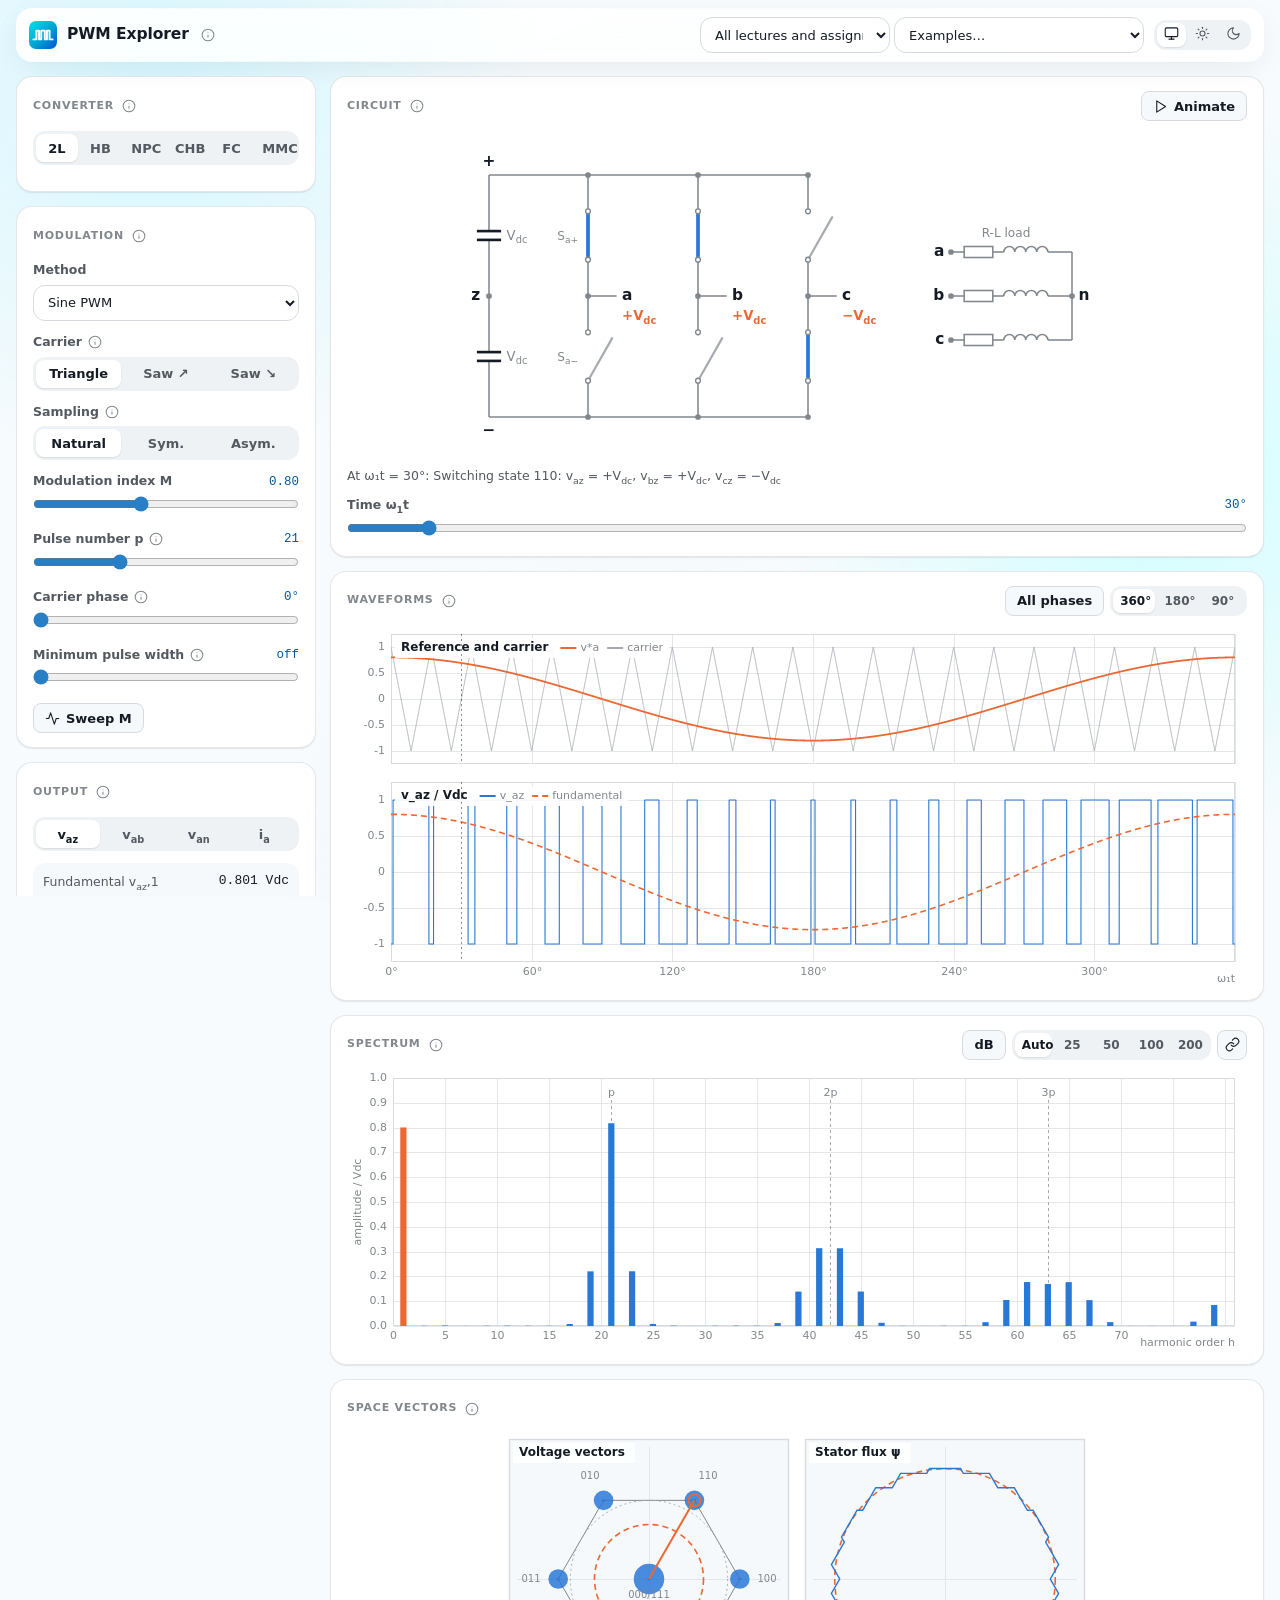
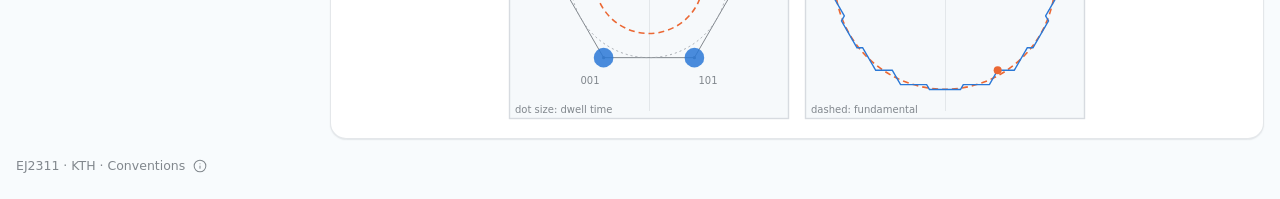
<file: explorer.html>
<!doctype html>
<html lang="en">
<head>
<meta charset="utf-8">
<title>PWM Explorer</title>
<meta http-equiv="refresh" content="0; url=./">
<script>location.replace('./' + location.hash);</script>
</head>
<body><p>The PWM Explorer has moved to the <a href="./">main page</a>.</p></body>
</html>
</file>
